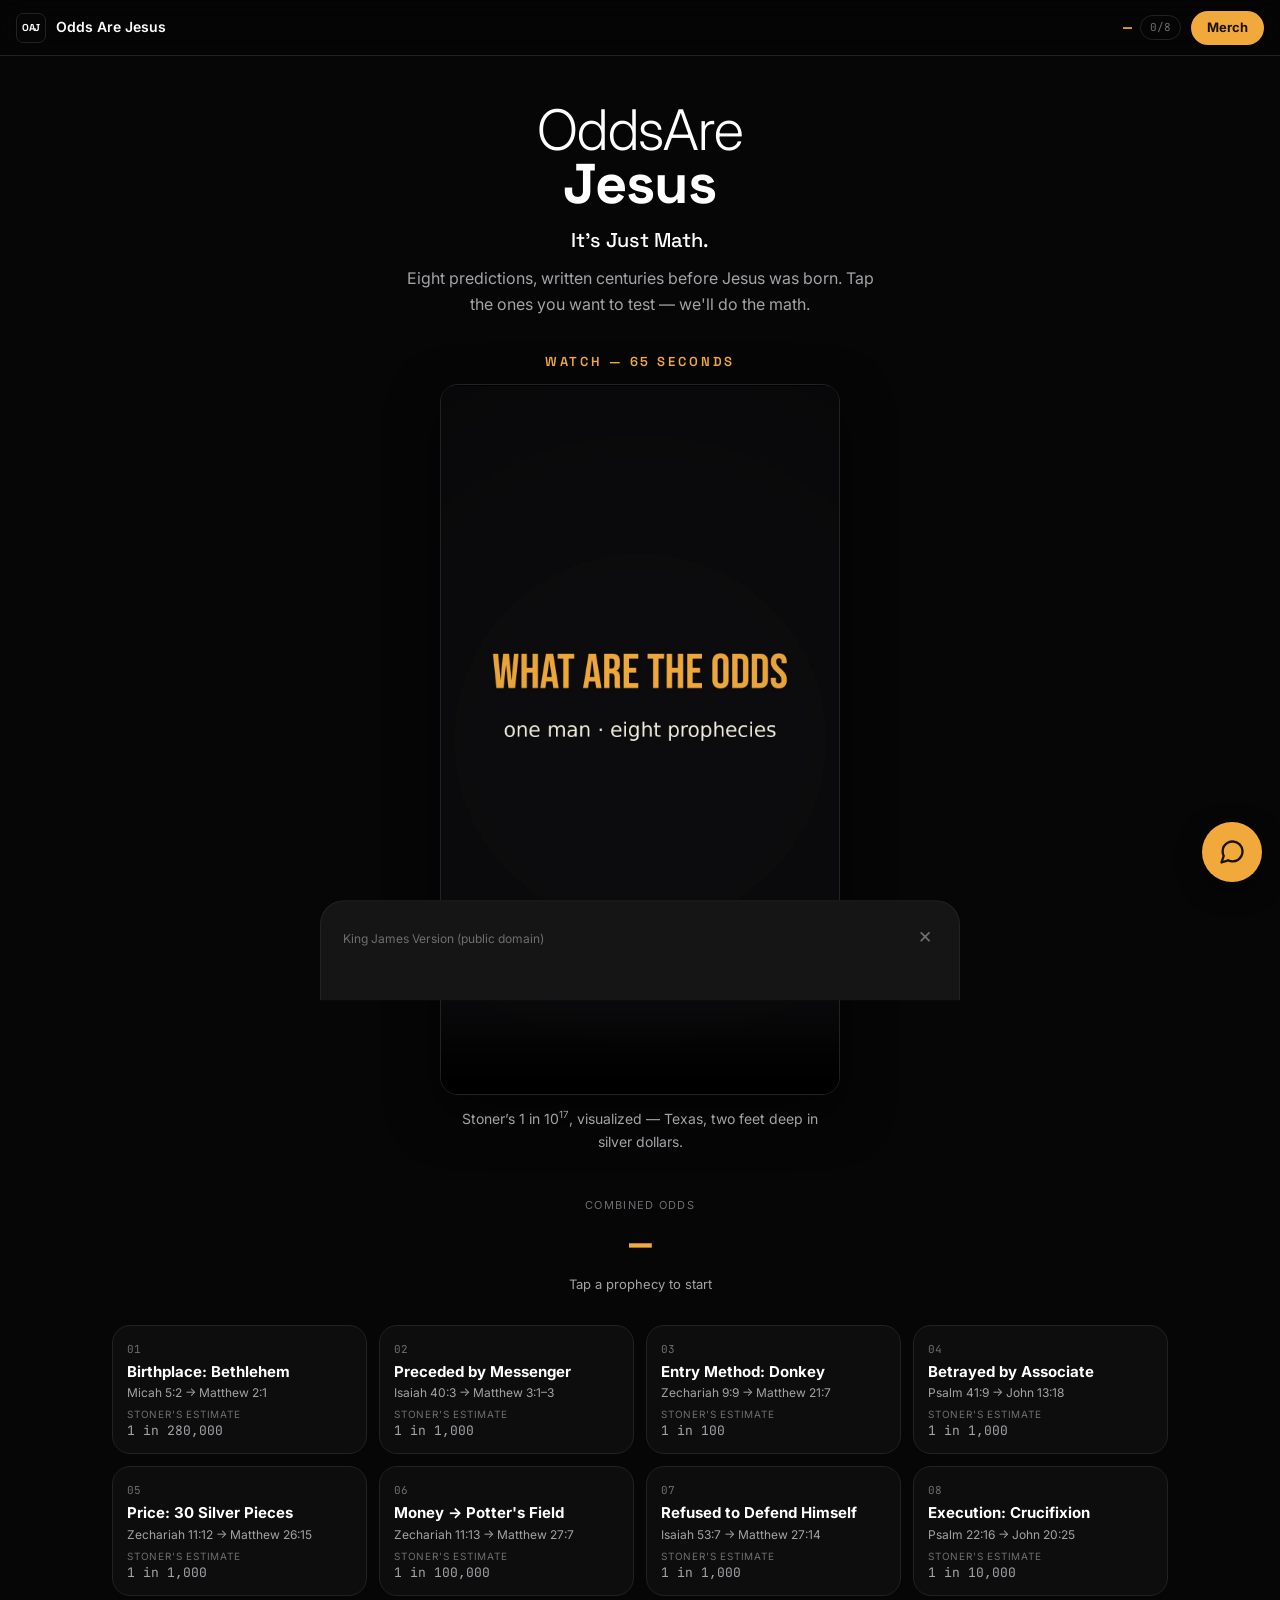
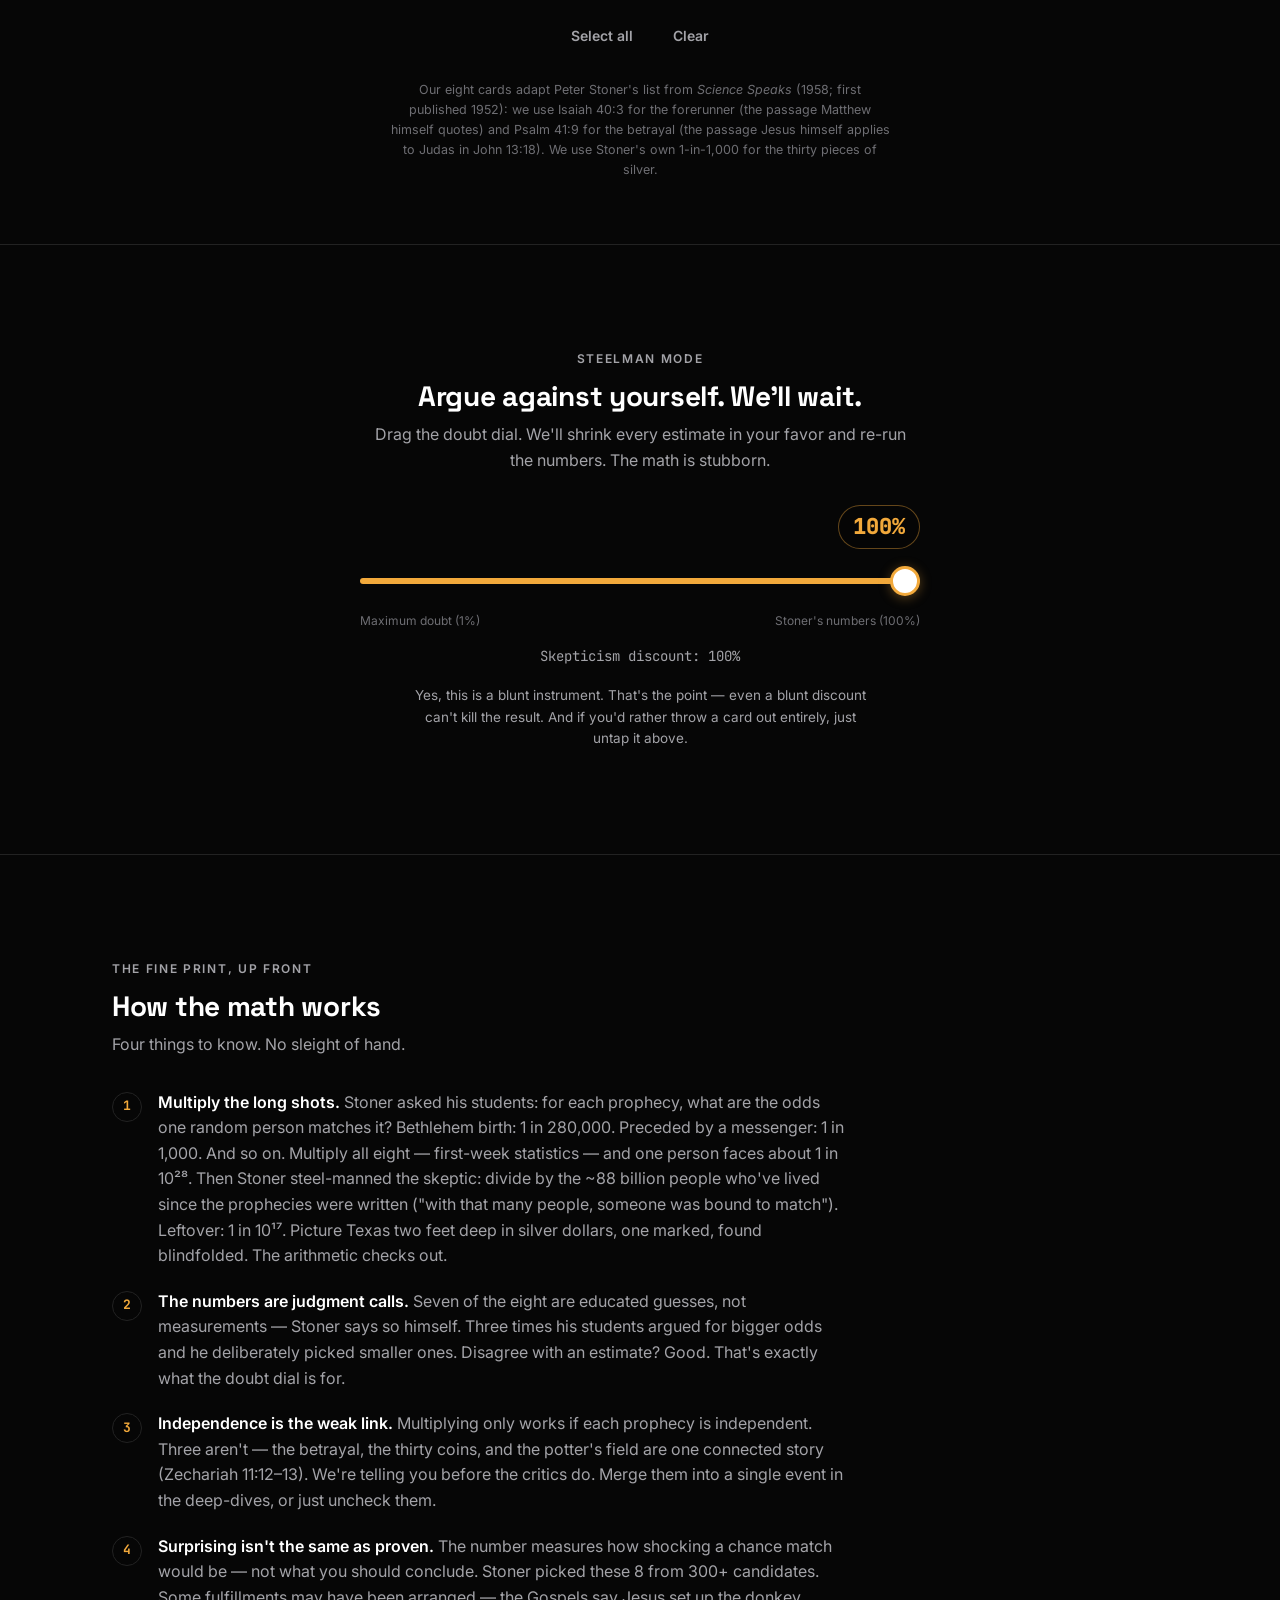
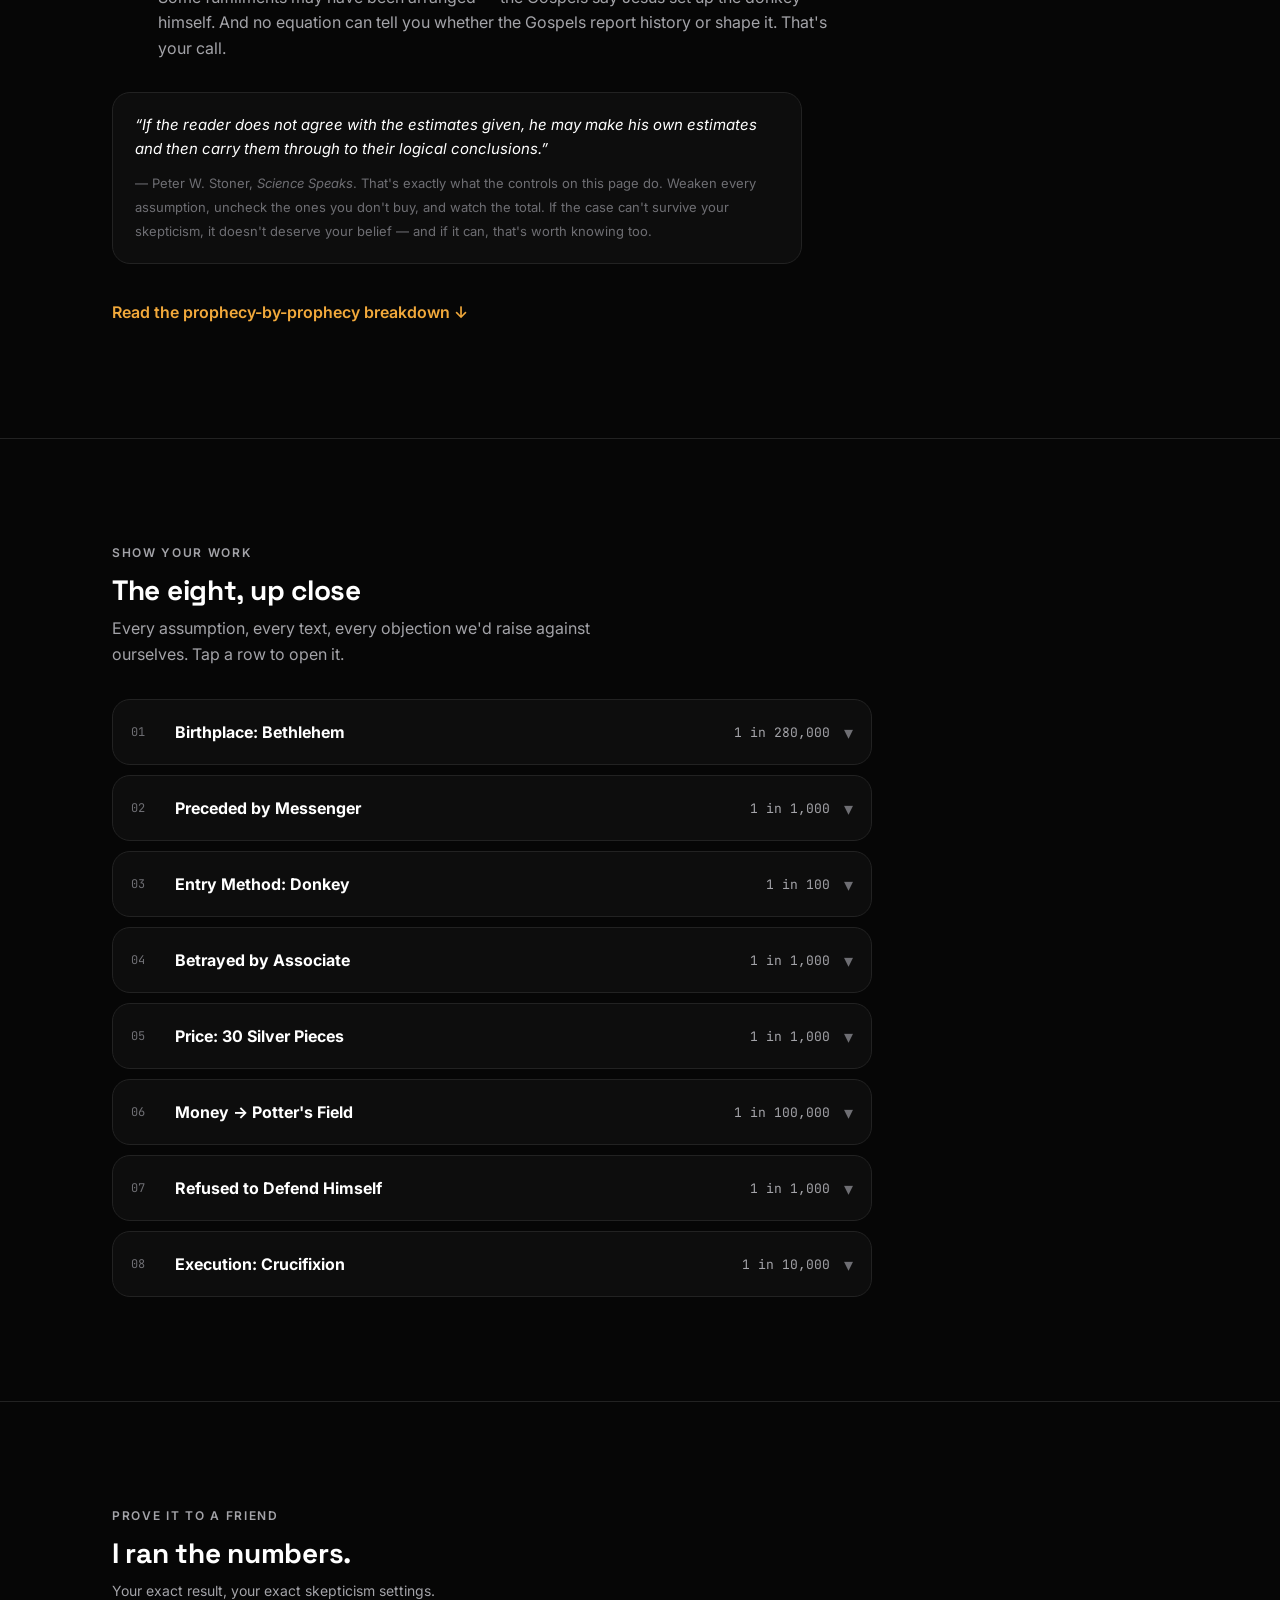
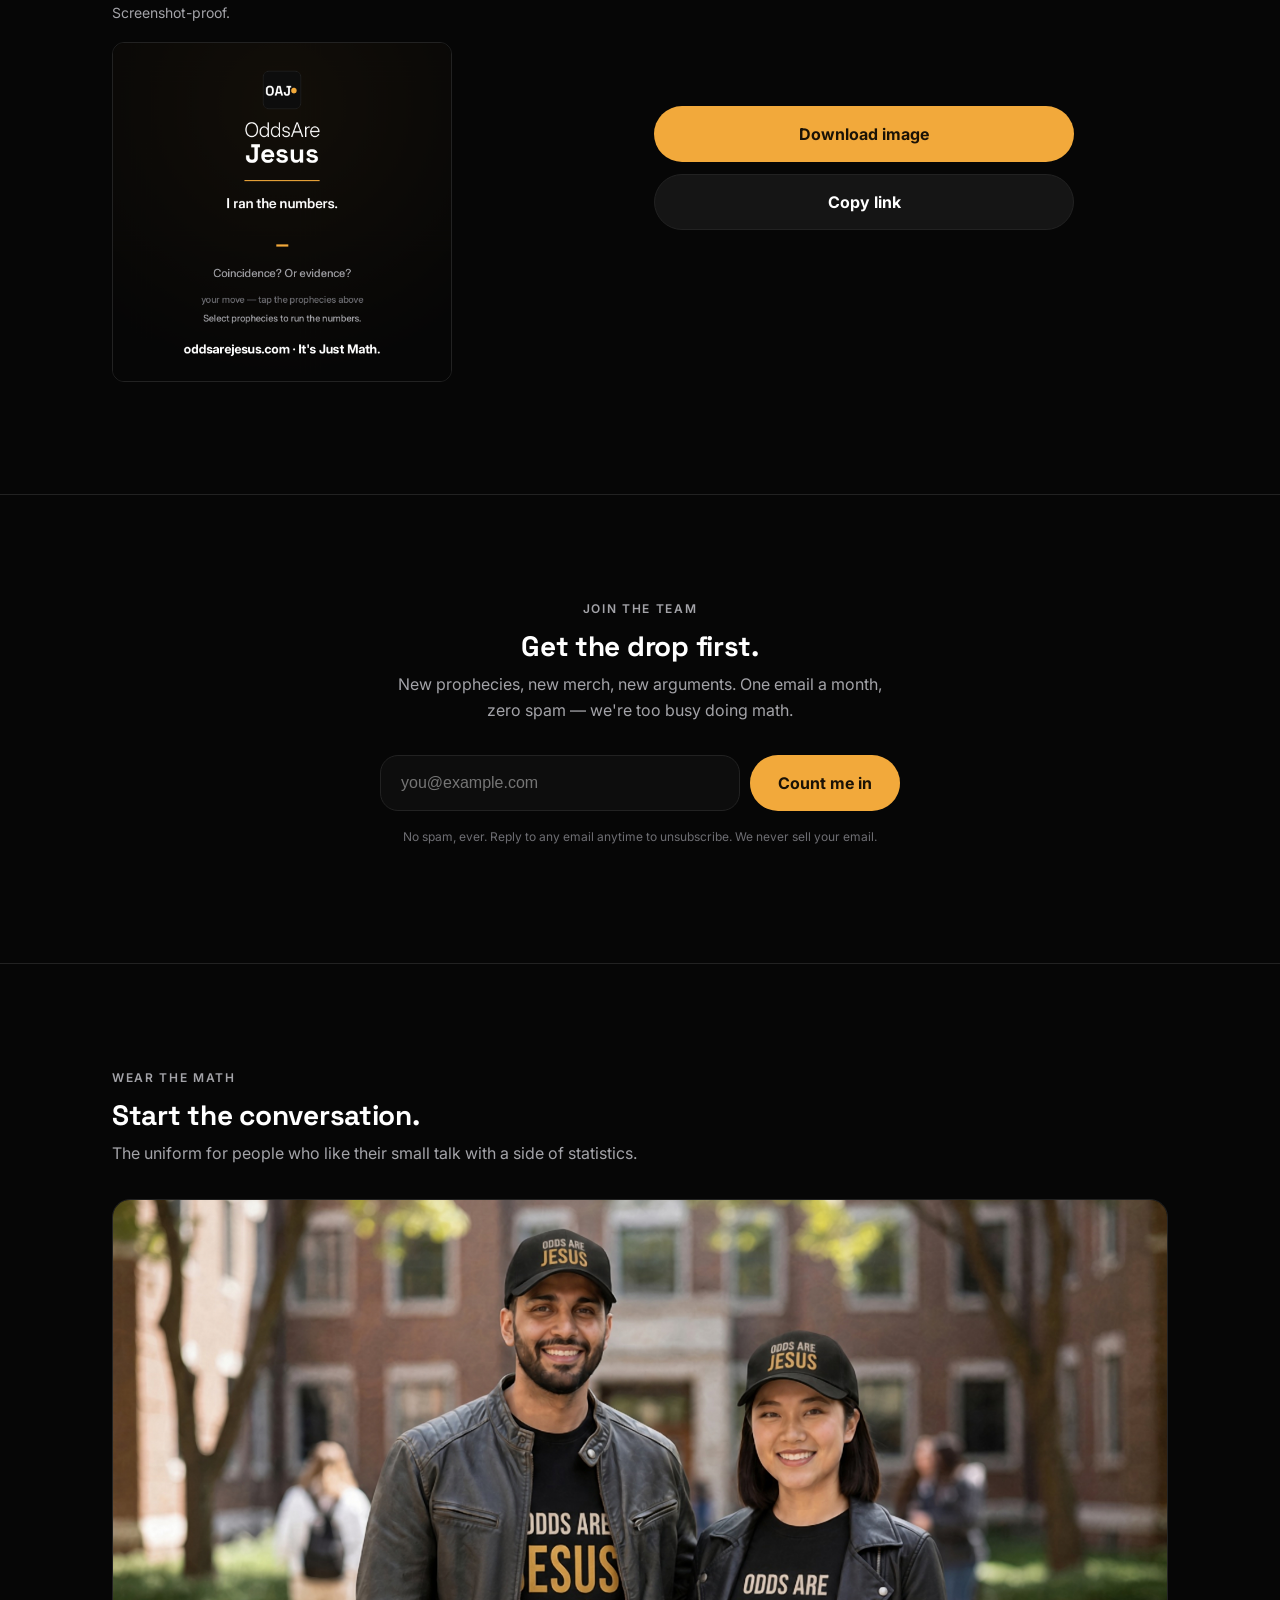
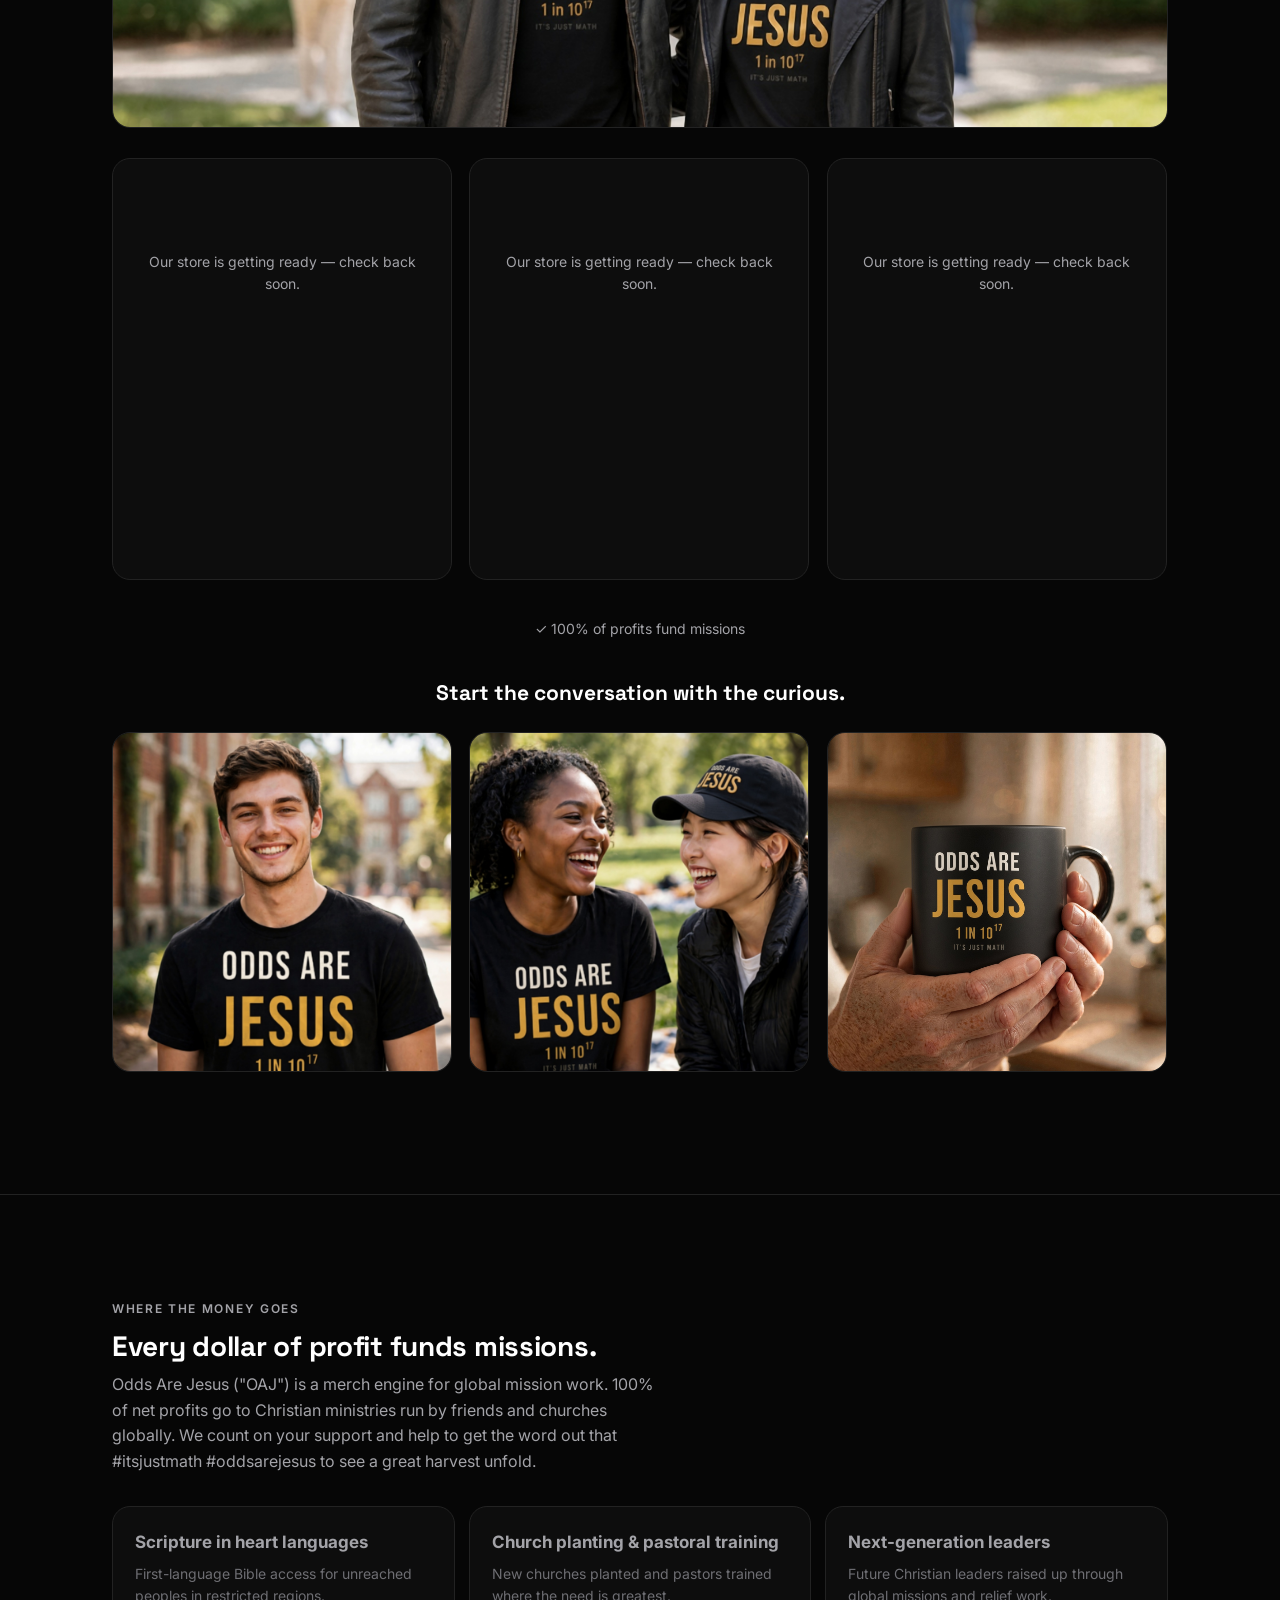
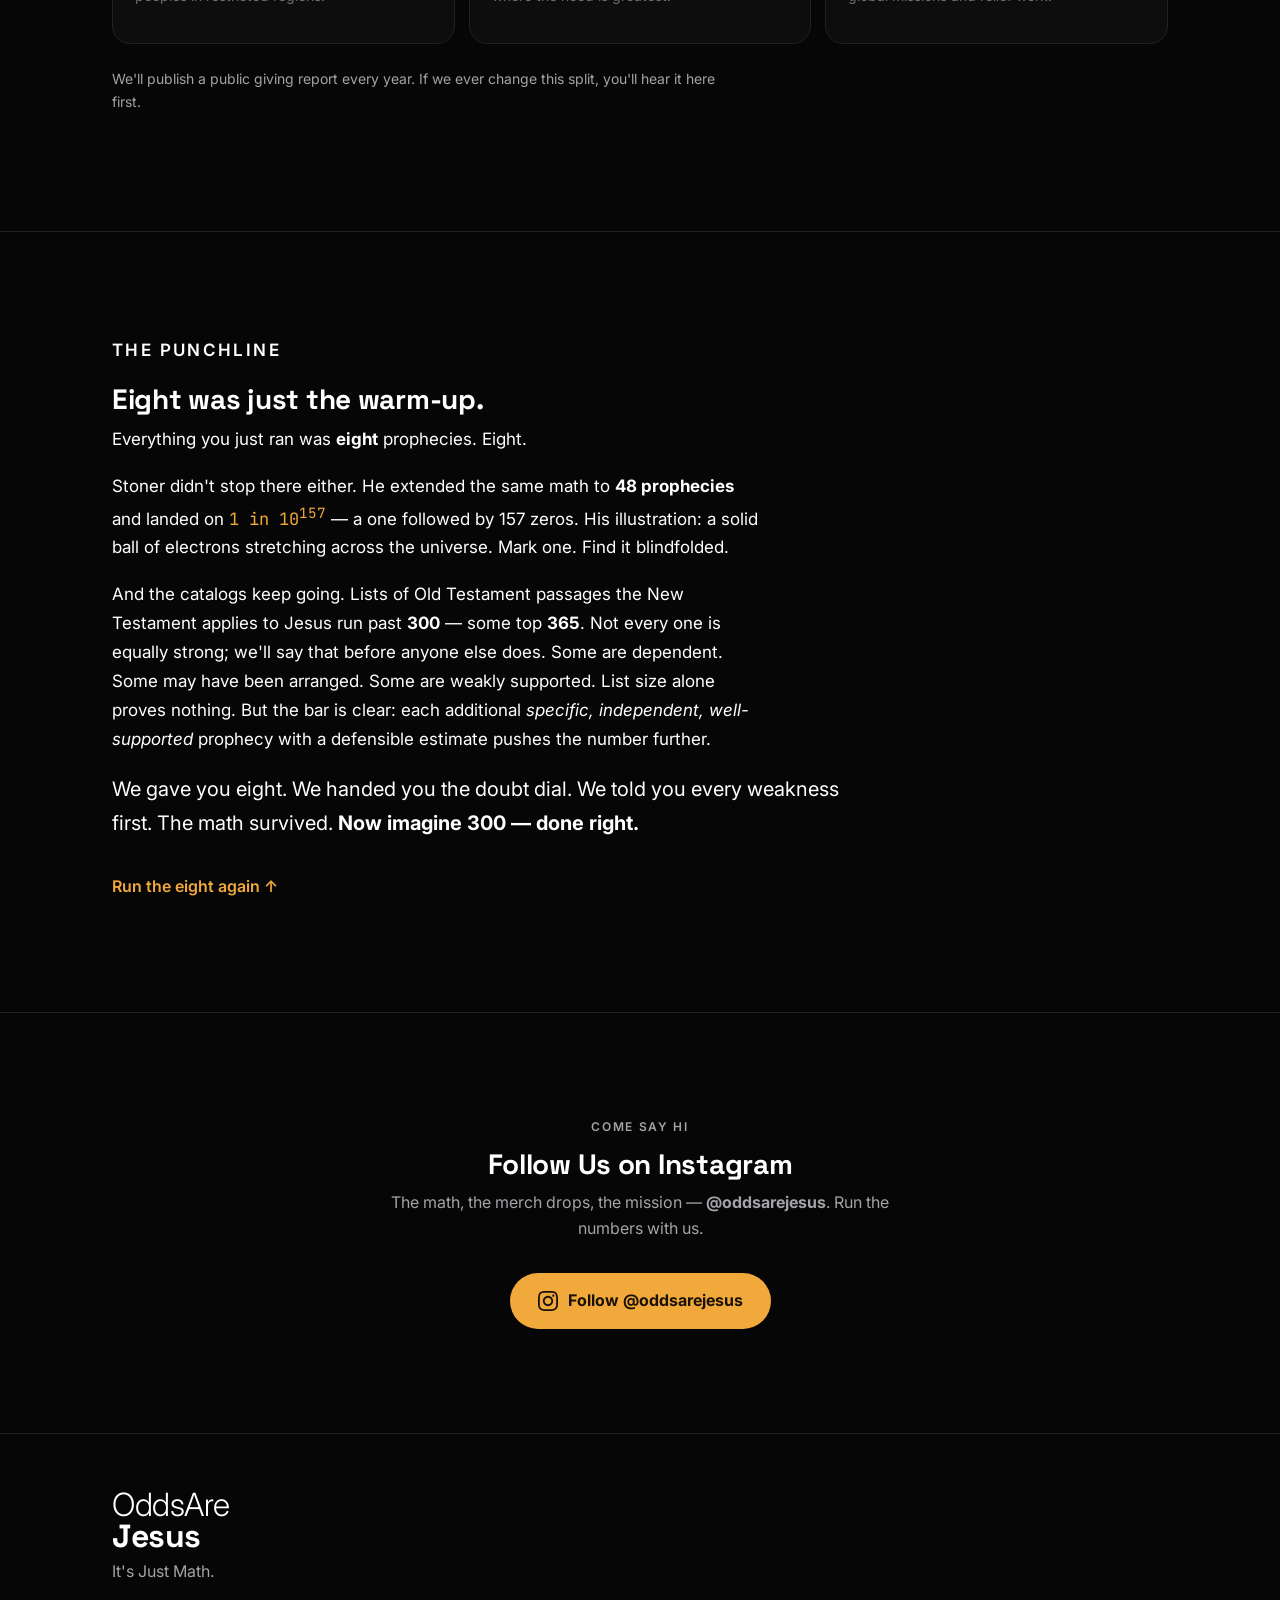
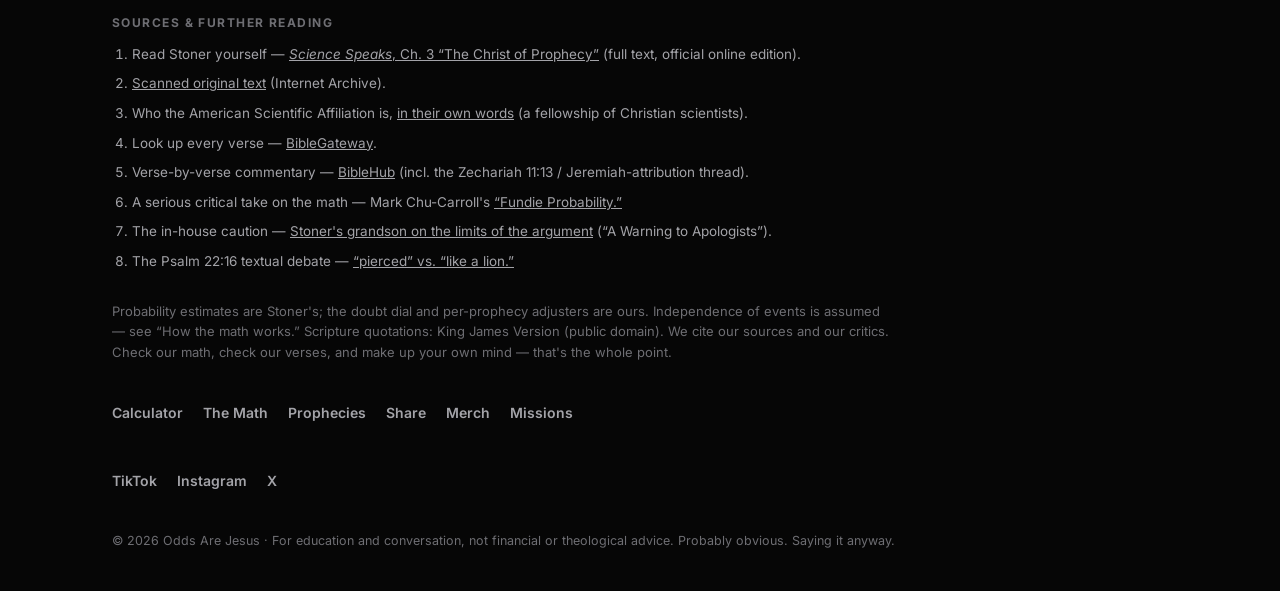
<file: index.html>
<!DOCTYPE html>
<html lang="en">
<head>
<meta charset="UTF-8">
<meta name="viewport" content="width=device-width, initial-scale=1.0, viewport-fit=cover">
<title>OddsAreJesus | The Mathematics of Prophecy</title>
<meta name="description" content="Eight prophecies, written centuries before Jesus was born. Tap the ones you'll grant, drag the doubt dial, and watch the odds. It's just math.">
<meta name="keywords" content="prophecy probability, messianic prophecies, Peter Stoner, Science Speaks, odds are jesus, bible math, apologetics">
<meta name="author" content="Odds Are Jesus">
<meta name="robots" content="index, follow">
<link rel="canonical" href="https://oddsarejesus.com/">

<!-- Open Graph -->
<meta property="og:type" content="website">
<meta property="og:url" content="https://oddsarejesus.com/">
<meta property="og:title" content="OddsAreJesus | The Mathematics of Prophecy">
<meta property="og:description" content="Eight prophecies, written centuries before Jesus was born. Tap the ones you'll grant, drag the doubt dial, and watch the odds. It's just math.">
<meta property="og:image" content="https://oddsarejesus.com/og-image.png">
<meta property="og:image:width" content="1200">
<meta property="og:image:height" content="630">
<meta property="og:locale" content="en_US">
<meta property="og:site_name" content="Odds Are Jesus">

<!-- Twitter -->
<meta name="twitter:card" content="summary_large_image">
<meta name="twitter:creator" content="@oddsarejesus">
<meta name="twitter:title" content="OddsAreJesus | The Mathematics of Prophecy">
<meta name="twitter:description" content="Eight prophecies, written centuries before Jesus was born. Tap the ones you'll grant, drag the doubt dial, and watch the odds. It's just math.">
<meta name="twitter:image" content="https://oddsarejesus.com/og-image.png">

<meta name="theme-color" content="#060606">
<link rel="icon" href="data:image/svg+xml,%3Csvg%20xmlns='http://www.w3.org/2000/svg'%20viewBox='0%200%2064%2064'%3E%3Crect%20width='64'%20height='64'%20rx='12'%20fill='%23060606'%20stroke='%23222222'%20stroke-width='2'/%3E%3Ctext%20x='32'%20y='42'%20font-family='Arial,sans-serif'%20font-weight='bold'%20font-size='22'%20fill='white'%20text-anchor='middle'%20letter-spacing='-1'%3EOAJ%3C/text%3E%3C/svg%3E">
<link rel="apple-touch-icon" href="data:image/svg+xml,%3Csvg%20xmlns='http://www.w3.org/2000/svg'%20viewBox='0%200%2064%2064'%3E%3Crect%20width='64'%20height='64'%20rx='12'%20fill='%23060606'%20stroke='%23222222'%20stroke-width='2'/%3E%3Ctext%20x='32'%20y='42'%20font-family='Arial,sans-serif'%20font-weight='bold'%20font-size='22'%20fill='white'%20text-anchor='middle'%20letter-spacing='-1'%3EOAJ%3C/text%3E%3C/svg%3E">
<meta name="apple-mobile-web-app-capable" content="yes">
<meta name="apple-mobile-web-app-status-bar-style" content="black-translucent">

<link rel="preconnect" href="https://fonts.googleapis.com">
<link rel="preconnect" href="https://fonts.gstatic.com" crossorigin>
<link href="https://fonts.googleapis.com/css2?family=Space+Grotesk:wght@500;700&family=Inter:wght@300;400;500;600;700&family=JetBrains+Mono:wght@500;700&display=swap" rel="stylesheet">
<link rel="stylesheet" href="styles.css?v=20260928a">

<script type="application/ld+json">
{
  "@context": "https://schema.org",
  "@type": "WebApplication",
  "name": "Odds Are Jesus",
  "applicationCategory": "EducationalApplication",
  "operatingSystem": "Web",
  "url": "https://oddsarejesus.com/",
  "description": "An interactive calculator exploring the probability estimates behind eight messianic prophecies, adapted from Peter Stoner's Science Speaks. Adjust the skepticism yourself and see what survives."
}
</script>

<!-- Analytics hooks (Plausible) — enable at launch
<script defer data-domain="oddsarejesus.com" src="https://plausible.io/js/script.js"></script>
-->
</head>
<body id="top">

<header class="topbar">
  <a class="brand" href="#top" aria-label="Odds Are Jesus — home">
    <span class="brand-mark" aria-hidden="true">OAJ</span>
    <span>Odds Are Jesus</span>
  </a>
  <div class="bar-actions">
  <div class="bar-readout">
    <span class="bar-odds" id="barOdds" aria-live="polite">—</span>
    <span class="count-chip" id="barCount">0/8</span>
  </div>
  <a class="bar-merch" href="#merch">Merch</a>
  </div>
</header>

<main>
  <!-- (a) HERO + CALCULATOR -->
  <section class="hero" id="calculator" aria-label="Prophecy probability calculator">
    <div class="wrap">
      <h1 class="wordmark">
        <span class="wm-light">OddsAre</span>
        <span class="wm-heavy">Jesus</span>
      </h1>
      <p class="tagline">It's Just Math.</p>
      <p class="premise">Eight predictions, written centuries before Jesus was born. Tap the ones you want to test — we'll do the math.</p>

      <div class="video-block">
        <p class="video-kicker">Watch &mdash; 65 seconds</p>
        <video class="coin-video" controls playsinline preload="metadata" poster="texas-coin-poster.jpg" aria-label="The Texas Coin: a 65-second visualization of Stoner's 1 in 10 to the 17th probability">
          <source src="the-texas-coin-v2.mp4" type="video/mp4">
        </video>
        <script>
        (function () {
          // iPhones/iPads can't stream plain MP4s reliably here, so hand them
          // Apple's HLS stream instead. Everywhere else keeps the MP4.
          var v = document.querySelector('.coin-video');
          if (!v) return;
          var ua = navigator.userAgent || '';
          var isIOS = /iPhone|iPad|iPod/.test(ua) ||
            (navigator.platform === 'MacIntel' && navigator.maxTouchPoints > 1);
          if (isIOS) v.src = 'texas-coin.m3u8';
        })();
        </script>
        <p class="video-cap">Stoner&rsquo;s 1 in 10<sup>17</sup>, visualized &mdash; Texas, two feet deep in silver dollars.</p>
      </div>

      <div class="readout-block">
        <div class="readout-label" id="readoutLabel">Combined odds</div>
        <div class="big-odds" id="bigOdds" aria-live="polite">—</div>
        <div class="word-anchor" id="wordAnchor"></div>
        <div class="math-steps" id="stepsLine"></div>
      </div>

      <div class="grid" id="grid" role="group" aria-label="Select prophecies to include"></div>
      <div class="grid-actions">
        <button class="textbtn" id="selectAll" type="button">Select all</button>
        <button class="textbtn" id="clearAll" type="button">Clear</button>
      </div>
      <p class="adapted-note">Our eight cards adapt Peter Stoner's list from <em>Science Speaks</em> (1958; first published 1952): we use Isaiah 40:3 for the forerunner (the passage Matthew himself quotes) and Psalm 41:9 for the betrayal (the passage Jesus himself applies to Judas in John 13:18). We use Stoner's own 1-in-1,000 for the thirty pieces of silver.</p>
    </div>
  </section>

  <!-- (b) SKEPTICISM SLIDER -->
  <section class="section steel" id="steelman" aria-label="Skepticism slider">
    <div class="wrap">
      <p class="kicker">Steelman mode</p>
      <h2 class="section-title">Argue against yourself. We'll wait.</h2>
      <p class="section-sub">Drag the doubt dial. We'll shrink every estimate in your favor and re-run the numbers. The math is stubborn.</p>
      <div class="slider-wrap">
        <div class="slider-bubble" id="doubtBubble" aria-hidden="true">100%</div>
        <input type="range" class="doubt" id="doubt" min="1" max="100" step="1" value="100" aria-label="Skepticism discount percent">
        <div class="slider-labels"><span>Maximum doubt (1%)</span><span>Stoner's numbers (100%)</span></div>
      </div>
      <p class="mono" id="doubtLabel" style="color:var(--muted);font-size:14px;margin-top:14px">Skepticism discount: 100%</p>
      <p class="slider-micro">Yes, this is a blunt instrument. That's the point — even a blunt discount can't kill the result. And if you'd rather throw a card out entirely, just untap it above.</p>
    </div>
  </section>

  <!-- (c) HOW THE MATH WORKS -->
  <section class="section" id="math" aria-label="How the math works">
    <div class="wrap">
      <p class="kicker">The fine print, up front</p>
      <h2 class="section-title">How the math works</h2>
      <p class="section-sub">Four things to know. No sleight of hand.</p>
      <ol class="mathrows">
        <li>
          <span class="n" aria-hidden="true">1</span>
          <p><strong>Multiply the long shots.</strong> Stoner asked his students: for each prophecy, what are the odds one random person matches it? Bethlehem birth: 1 in 280,000. Preceded by a messenger: 1 in 1,000. And so on. Multiply all eight — first-week statistics — and one person faces about 1 in 10²⁸. Then Stoner steel-manned the skeptic: divide by the ~88 billion people who've lived since the prophecies were written ("with that many people, someone was bound to match"). Leftover: 1 in 10¹⁷. Picture Texas two feet deep in silver dollars, one marked, found blindfolded. The arithmetic checks out.</p>
        </li>
        <li>
          <span class="n" aria-hidden="true">2</span>
          <p><strong>The numbers are judgment calls.</strong> Seven of the eight are educated guesses, not measurements — Stoner says so himself. Three times his students argued for bigger odds and he deliberately picked smaller ones. Disagree with an estimate? Good. That's exactly what the doubt dial is for.</p>
        </li>
        <li>
          <span class="n" aria-hidden="true">3</span>
          <p><strong>Independence is the weak link.</strong> Multiplying only works if each prophecy is independent. Three aren't — the betrayal, the thirty coins, and the potter's field are one connected story (Zechariah 11:12–13). We're telling you before the critics do. Merge them into a single event in the deep-dives, or just uncheck them.</p>
        </li>
        <li>
          <span class="n" aria-hidden="true">4</span>
          <p><strong>Surprising isn't the same as proven.</strong> The number measures how shocking a chance match would be — not what you should conclude. Stoner picked these 8 from 300+ candidates. Some fulfillments may have been arranged — the Gospels say Jesus set up the donkey himself. And no equation can tell you whether the Gospels report history or shape it. That's your call.</p>
        </li>
      </ol>
      <div class="stoner-quote">
        <blockquote>“If the reader does not agree with the estimates given, he may make his own estimates and then carry them through to their logical conclusions.”</blockquote>
        <cite>— Peter W. Stoner, <em>Science Speaks</em>. That's exactly what the controls on this page do. Weaken every assumption, uncheck the ones you don't buy, and watch the total. If the case can't survive your skepticism, it doesn't deserve your belief — and if it can, that's worth knowing too.</cite>
      </div>
      <a class="nextlink" href="#prophecies">Read the prophecy-by-prophecy breakdown ↓</a>
    </div>
  </section>

  <!-- (d) PROPHECY DEEP-DIVES -->
  <section class="section" id="prophecies" aria-label="Prophecy deep dives">
    <div class="wrap">
      <p class="kicker">Show your work</p>
      <h2 class="section-title">The eight, up close</h2>
      <p class="section-sub">Every assumption, every text, every objection we'd raise against ourselves. Tap a row to open it.</p>
      <div class="accordion" id="accordion"></div>
    </div>
  </section>

  <!-- (e) SHARE -->
  <section class="section" id="share" aria-label="Share your result">
    <div class="wrap">
      <p class="kicker">Prove it to a friend</p>
      <h2 class="section-title">I ran the numbers.</h2>
      <div class="sharegrid">
        <div>
          <p class="share-preview-note">Your exact result, your exact skepticism settings. Screenshot-proof.</p>
          <canvas class="sharecard" id="sharePreview" width="540" height="540" aria-label="Shareable result card preview"></canvas>
        </div>
        <div class="share-btns">
          <button class="btn btn-primary" id="dlBtn" type="button">Download image</button>
          <button class="btn btn-secondary" id="copyBtn" type="button">Copy link</button>
          <button class="btn btn-secondary" id="nativeShare" type="button" hidden>Share…</button>
          <div class="copied-note" id="copiedNote" aria-live="polite"></div>
        </div>
      </div>
    </div>
  </section>

  <!-- (f) JOIN THE TEAM -->
  <section class="section" id="join" aria-label="Join the team">
    <div class="wrap">
      <div class="joinbox">
        <p class="kicker">Join the team</p>
        <h2 class="section-title">Get the drop first.</h2>
        <p class="section-sub">New prophecies, new merch, new arguments. One email a month, zero spam — we're too busy doing math.</p>
        <form id="joinForm" hidden novalidate>
          <div style="display:flex;gap:10px;flex-wrap:wrap;justify-content:center">
            <label class="sr-only" for="email" style="position:absolute;left:-9999px">Email address</label>
            <input id="email" name="email" type="email" required autocomplete="email" placeholder="you@example.com"
                   style="flex:1 1 220px;min-height:56px;border-radius:18px;border:1px solid var(--line);background:var(--panel);color:var(--paper);padding:0 20px;font-size:16px">
            <input type="text" name="website" tabindex="-1" autocomplete="off" style="position:absolute;left:-9999px" aria-hidden="true">
            <button class="btn btn-primary" type="submit">Count me in</button>
          </div>
        </form>
        <div id="joinSoon" hidden>
          <span class="soon-chip">📬 Email capture launches with the site — check back soon.</span>
          <p class="privacy">We're not collecting addresses until the real list is live. No fake forms here.</p>
        </div>
        <p class="privacy">No spam, ever. Reply to any email anytime to unsubscribe. We never sell your email.</p>
      </div>
    </div>
  </section>

  <!-- (g) MERCH -->
  <section class="section" id="merch" aria-label="Merch">
    <div class="wrap">
      <p class="kicker">Wear the math</p>
      <h2 class="section-title">Start the conversation.</h2>
      <p class="section-sub">The uniform for people who like their small talk with a side of statistics.</p>
      <div class="banner-img">
        <img src="merch-lifestyle.png" alt="Two people wearing Odds Are Jesus caps and a tee" loading="lazy" decoding="async">
      </div>
      <div class="carousel" role="list">
        <div class="mcard" role="listitem">
          <div id="buybtn-tee" class="buybtn" aria-live="polite"></div>
        </div>
        <div class="mcard" role="listitem">
          <div id="buybtn-cap" class="buybtn" aria-live="polite"></div>
        </div>
        <div class="mcard" role="listitem">
          <div id="buybtn-mug" class="buybtn" aria-live="polite"></div>
        </div>
      </div>
      <p class="ship-strip"><span>&#10003; 100% of profits fund missions</span></p>
      <div class="lifestyle">
        <p class="lifestyle-title">Start the conversation with the curious.</p>
        <div class="carousel" role="list">
          <div class="mcard" role="listitem">
            <div class="imgwrap"><img src="merch-life-tee.png" alt="Young man wearing the Odds Are Jesus tee on a college campus" loading="lazy" decoding="async"></div>
          </div>
          <div class="mcard" role="listitem">
            <div class="imgwrap"><img src="merch-life-women.png" alt="Two young women laughing, wearing the Odds Are Jesus tee and cap" loading="lazy" decoding="async"></div>
          </div>
          <div class="mcard" role="listitem">
            <div class="imgwrap"><img src="merch-life-mug.png" alt="Hands holding the black and gold Odds Are Jesus mug in morning light" loading="lazy" decoding="async"></div>
          </div>
        </div>
      </div>
    </div>
  </section>

  <!-- (h) MISSION FUNDING -->
  <section class="section" id="missions" aria-label="Mission funding">
    <div class="wrap">
      <p class="kicker">Where the money goes</p>
      <h2 class="section-title">Every dollar of profit funds missions.</h2>
      <p class="section-sub">Odds Are Jesus ("OAJ") is a merch engine for global mission work. 100% of net profits go to Christian ministries run by friends and churches globally. We count on your support and help to get the word out that #itsjustmath #oddsarejesus to see a great harvest unfold.</p>
      <div class="partners">
        <div class="partner">
          <div class="pname">Scripture in heart languages</div>
          <div class="pfocus">First-language Bible access for unreached peoples in restricted regions.</div>
        </div>
        <div class="partner">
          <div class="pname">Church planting &amp; pastoral training</div>
          <div class="pfocus">New churches planted and pastors trained where the need is greatest.</div>
        </div>
        <div class="partner">
          <div class="pname">Next-generation leaders</div>
          <div class="pfocus">Future Christian leaders raised up through global missions and relief work.</div>
        </div>
      </div>
      <p class="pledge">We'll publish a public giving report every year. If we ever change this split, you'll hear it here first.</p>
    </div>
  </section>
  <!-- (i) THE PUNCHLINE -->
  <section class="section punch" id="punchline" aria-label="The punchline">
    <div class="wrap">
      <p class="kicker">The punchline</p>
      <h2 class="section-title">Eight was just the warm-up.</h2>
      <p>Everything you just ran was <strong>eight</strong> prophecies. Eight.</p>
      <p>Stoner didn't stop there either. He extended the same math to <strong>48 prophecies</strong> and landed on <span class="mono">1 in 10<sup>157</sup></span> — a one followed by 157 zeros. His illustration: a solid ball of electrons stretching across the universe. Mark one. Find it blindfolded.</p>
      <p>And the catalogs keep going. Lists of Old Testament passages the New Testament applies to Jesus run past <strong>300</strong> — some top <strong>365</strong>. Not every one is equally strong; we'll say that before anyone else does. Some are dependent. Some may have been arranged. Some are weakly supported. List size alone proves nothing. But the bar is clear: each additional <em>specific, independent, well-supported</em> prophecy with a defensible estimate pushes the number further.</p>
      <p class="punch-close">We gave you eight. We handed you the doubt dial. We told you every weakness first. The math survived. <strong>Now imagine 300 — done right.</strong></p>
      <a class="nextlink" href="#calculator">Run the eight again ↑</a>
    </div>
  </section>
  <section class="section follow" id="follow" aria-label="Follow us on Instagram">
    <div class="wrap">
      <p class="kicker">Come say hi</p>
      <h2 class="section-title">Follow Us on Instagram</h2>
      <p class="section-sub">The math, the merch drops, the mission — <strong>@oddsarejesus</strong>. Run the numbers with us.</p>
      <a class="btn btn-primary" href="https://www.instagram.com/oddsarejesus/?utm_source=website&amp;utm_medium=follow_band&amp;utm_campaign=launch" target="_blank" rel="noopener"><svg viewBox="0 0 24 24" aria-hidden="true"><path d="M12 2.163c3.204 0 3.584.012 4.85.07 3.252.148 4.771 1.691 4.919 4.919.058 1.265.069 1.645.069 4.849 0 3.205-.012 3.584-.069 4.849-.149 3.225-1.664 4.771-4.919 4.919-1.266.058-1.644.07-4.85.07-3.204 0-3.584-.012-4.849-.07-3.26-.149-4.771-1.699-4.919-4.92-.058-1.265-.07-1.644-.07-4.849 0-3.204.013-3.583.07-4.849.149-3.227 1.664-4.771 4.919-4.919 1.266-.057 1.645-.069 4.849-.069zm0-2.163c-3.259 0-3.667.014-4.947.072-4.358.2-6.78 2.618-6.98 6.98-.059 1.281-.073 1.689-.073 4.948 0 3.259.014 3.668.072 4.948.2 4.358 2.618 6.78 6.98 6.98 1.281.058 1.689.072 4.948.072 3.259 0 3.668-.014 4.948-.072 4.354-.2 6.782-2.618 6.979-6.98.059-1.28.073-1.689.073-4.948 0-3.259-.014-3.667-.072-4.947-.196-4.354-2.617-6.78-6.979-6.98-1.281-.059-1.69-.073-4.949-.073zm0 5.838c-3.403 0-6.162 2.759-6.162 6.162s2.759 6.163 6.162 6.163 6.162-2.759 6.162-6.163c0-3.403-2.759-6.162-6.162-6.162zm0 10.162c-2.209 0-4-1.79-4-4 0-2.209 1.791-4 4-4s4 1.791 4 4c0 2.21-1.791 4-4 4zm6.406-11.845c-.796 0-1.441.645-1.441 1.44s.645 1.44 1.441 1.44c.795 0 1.439-.645 1.439-1.44s-.644-1.44-1.439-1.44z"/></svg>Follow @oddsarejesus</a>
    </div>
  </section>
</main>

<!-- (i) FOOTER -->
<footer>
  <div class="wrap">
    <div class="foot-wordmark">
      <span class="wm-light">OddsAre</span>
      <span class="wm-heavy">Jesus</span>
    </div>
    <p class="foot-tag">It's Just Math.</p>

    <div class="sources">
      <h3>Sources &amp; further reading</h3>
      <ol>
        <li>Read Stoner yourself — <a href="http://sciencespeaks.dstoner.net/Christ_of_Prophecy.html" target="_blank" rel="noopener"><em>Science Speaks</em>, Ch. 3 “The Christ of Prophecy”</a> (full text, official online edition).</li>
        <li><a href="https://archive.org/stream/sciencespeakspeterw.stoner/SCIENCE%20SPEAKS-%20Peter%20W.%20Stoner_djvu.txt" target="_blank" rel="noopener">Scanned original text</a> (Internet Archive).</li>
        <li>Who the American Scientific Affiliation is, <a href="https://asa3.org/ASA/education/aboutasa/index.html" target="_blank" rel="noopener">in their own words</a> (a fellowship of Christian scientists).</li>
        <li>Look up every verse — <a href="https://www.biblegateway.com/" target="_blank" rel="noopener">BibleGateway</a>.</li>
        <li>Verse-by-verse commentary — <a href="http://biblehub.com/commentaries/zechariah/11-13.htm" target="_blank" rel="noopener">BibleHub</a> (incl. the Zechariah 11:13 / Jeremiah-attribution thread).</li>
        <li>A serious critical take on the math — Mark Chu-Carroll's <a href="http://www.goodmath.org/blog/2006/06/24/fundie-probability-even-worse-math-than-swinburne/" target="_blank" rel="noopener">“Fundie Probability.”</a></li>
        <li>The in-house caution — <a href="http://sciencespeaks.dstoner.net/" target="_blank" rel="noopener">Stoner's grandson on the limits of the argument</a> (“A Warning to Apologists”).</li>
        <li>The Psalm 22:16 textual debate — <a href="https://en.wikipedia.org/wiki/They_have_pierced_my_hands_and_my_feet" target="_blank" rel="noopener">“pierced” vs. “like a lion.”</a></li>
      </ol>
    </div>
    <p class="foot-note">Probability estimates are Stoner's; the doubt dial and per-prophecy adjusters are ours. Independence of events is assumed — see “How the math works.” Scripture quotations: King James Version (public domain). We cite our sources and our critics. Check our math, check our verses, and make up your own mind — that's the whole point.</p>

    <nav class="footnav" aria-label="Footer">
      <a href="#calculator">Calculator</a>
      <a href="#math">The Math</a>
      <a href="#prophecies">Prophecies</a>
      <a href="#share">Share</a>
      <a href="#merch">Merch</a>
      <a href="#missions">Missions</a>
    </nav>
    <div class="socials">
      <a href="https://tiktok.com/@oddsarejesus" target="_blank" rel="noopener">TikTok</a>
      <a href="https://instagram.com/oddsarejesus" target="_blank" rel="noopener">Instagram</a>
      <a href="https://x.com/oddsarejesus" target="_blank" rel="noopener">X</a>
    </div>
    <p class="legal">© 2026 Odds Are Jesus · For education and conversation, not financial or theological advice. Probably obvious. Saying it anyway.</p>
  </div>
</footer>

<!-- milestone toast -->
<div class="toast" id="toast" role="status" aria-live="polite">
  <button class="tx" id="toastClose" aria-label="Dismiss">×</button>
  <div class="tt"><span class="coin">🪙</span> Texas scale.</div>
  <p>You're at <strong class="mono" id="toastNum"></strong> — like finding one marked coin in silver dollars covering Texas two feet deep. Blindfolded.</p>
</div>

<!-- scripture sheet -->
<div class="sheet-overlay" id="sheetOverlay"></div>
<div class="sheet" id="sheet" role="dialog" aria-modal="true" aria-labelledby="sheetTitle">
  <button class="sheet-close" id="sheetClose" aria-label="Close">×</button>
  <h3 id="sheetTitle"></h3>
  <div class="ver">King James Version (public domain)</div>
  <div id="sheetBody"></div>
</div>

<!-- chat friend -->
<button id="chatFab" class="chat-fab" aria-label="Chat with Chance, your faith-based mathematician and statistician" aria-expanded="false">
  <svg viewBox="0 0 24 24" fill="none" stroke="#1a1206" stroke-width="2" stroke-linecap="round" stroke-linejoin="round" aria-hidden="true"><path d="M21 11.5a8.38 8.38 0 0 1-.9 3.8 8.5 8.5 0 0 1-7.6 4.7 8.38 8.38 0 0 1-3.8-.9L3 21l1.9-5.7a8.38 8.38 0 0 1-.9-3.8 8.5 8.5 0 0 1 4.7-7.6 8.38 8.38 0 0 1 3.8-.9h.5a8.48 8.48 0 0 1 8 8v.5z"/></svg>
</button>
<div id="chatPanel" class="chat-panel" role="dialog" aria-label="Chat with Chance" hidden>
  <div class="chat-head">
    <span class="chat-avatar" aria-hidden="true">C</span>
    <div><strong>Chance</strong><span class="sub">Faith-based mathematician &amp; statistician</span></div>
    <button id="chatClose" class="chat-close" aria-label="Close chat">&times;</button>
  </div>
  <div id="chatLog" class="chat-log" aria-live="polite"></div>
  <div class="chat-chips" id="chatChips"></div>
  <form id="chatForm" class="chat-form">
    <input id="chatInput" type="text" placeholder="Ask anything&hellip;" autocomplete="off" maxlength="300" aria-label="Type your question">
    <button type="submit" aria-label="Send">&rarr;</button>
  </form>
</div>

<script src="data.js?v=20260928a"></script>
<script src="app.js?v=20260928a"></script>
<script src="shop.js?v=20260928a"></script>
<script src="chat.js?v=20260928a"></script>
</body>
</html>
</file>
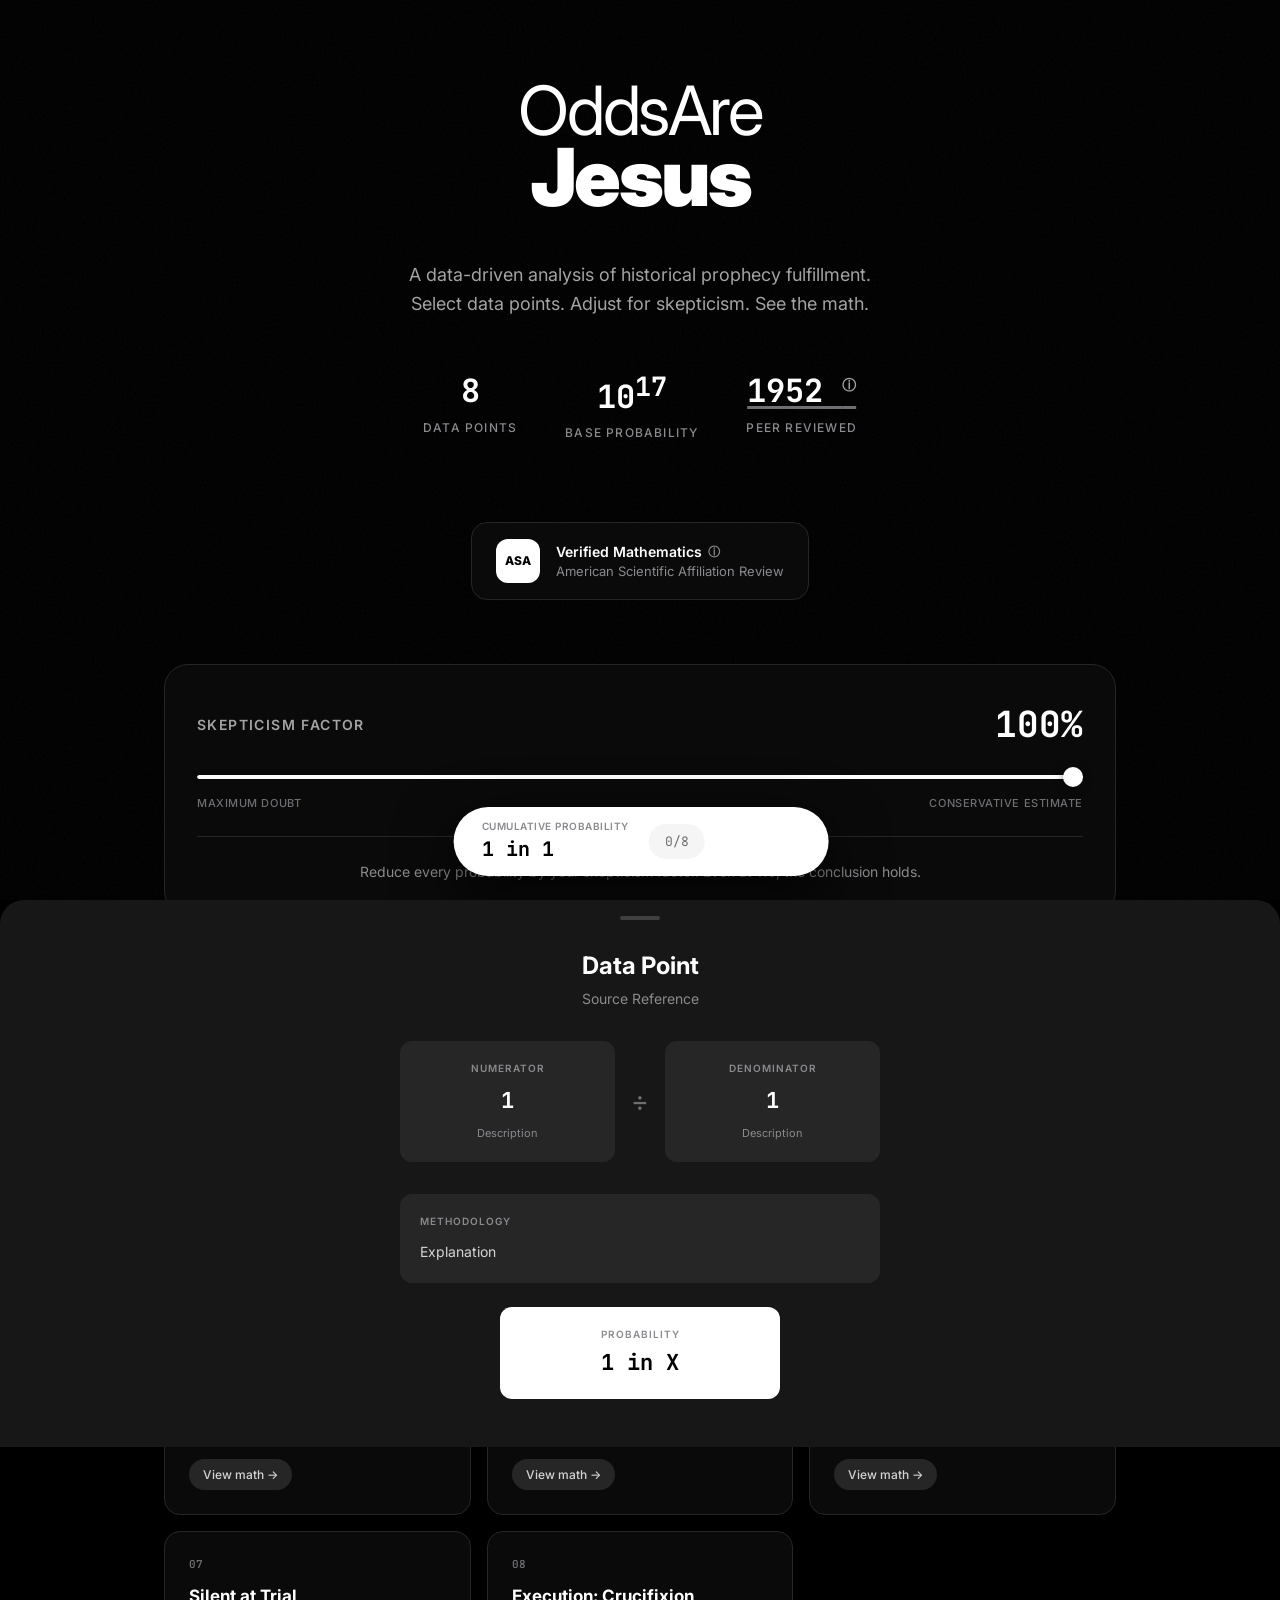
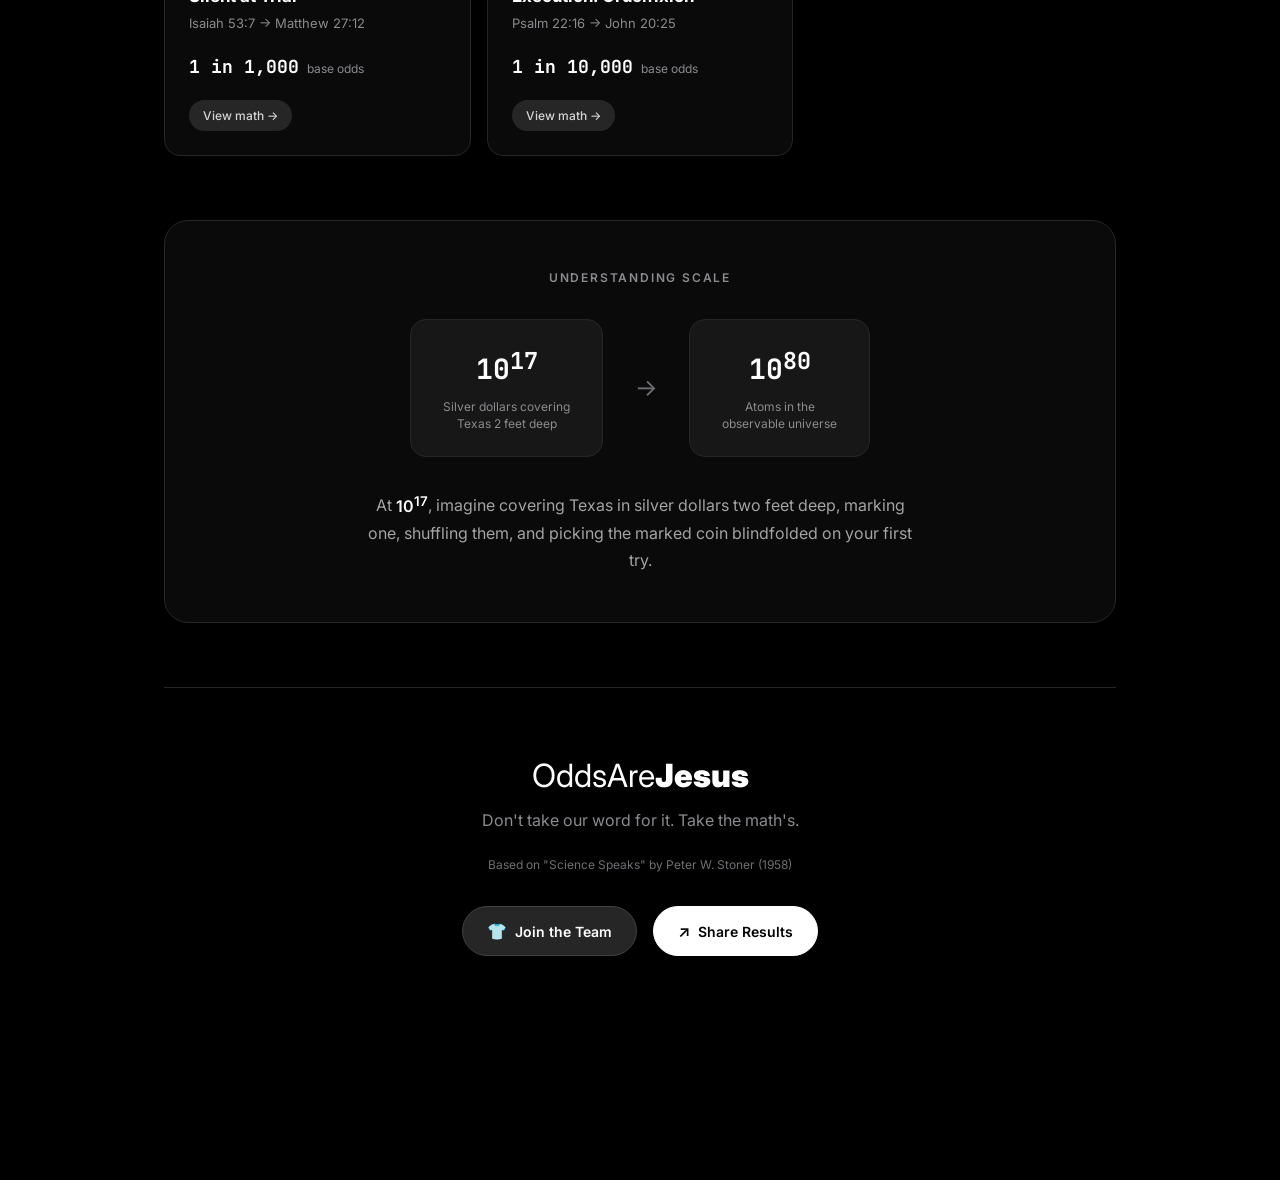
<file: index (1).html>
<!DOCTYPE html>
<html lang="en">
<head>
    <meta charset="UTF-8">
    <meta name="viewport" content="width=device-width, initial-scale=1.0">
    
    <!-- Primary Meta Tags -->
    <title>OddsAreJesus | The Mathematics of Prophecy</title>
    <meta name="title" content="OddsAreJesus | The Mathematics of Prophecy">
    <meta name="description" content="A data-driven probability calculator analyzing historical prophecy fulfillment. Select data points. Adjust for skepticism. See the math. Peer-reviewed by the American Scientific Affiliation.">
    <meta name="keywords" content="probability, prophecy, mathematics, statistics, historical analysis, peer reviewed, science">
    <meta name="author" content="OddsAreJesus">
    <meta name="robots" content="index, follow">
    <link rel="canonical" href="https://oddsarejesus.com/">
    
    <!-- Open Graph / Facebook -->
    <meta property="og:type" content="website">
    <meta property="og:url" content="https://oddsarejesus.com/">
    <meta property="og:title" content="OddsAreJesus | The Mathematics of Prophecy">
    <meta property="og:description" content="What are the odds one person fulfilled 8 ancient prophecies by chance? 1 in 10¹⁷. Adjust the skepticism yourself—the math still holds.">
    <meta property="og:image" content="https://oddsarejesus.com/og-image.png">
    <meta property="og:image:width" content="1200">
    <meta property="og:image:height" content="630">
    <meta property="og:locale" content="en_US">
    <meta property="og:site_name" content="OddsAreJesus">
    
    <!-- Twitter -->
    <meta name="twitter:card" content="summary_large_image">
    <meta name="twitter:url" content="https://oddsarejesus.com/">
    <meta name="twitter:title" content="OddsAreJesus | The Mathematics of Prophecy">
    <meta name="twitter:description" content="What are the odds one person fulfilled 8 ancient prophecies by chance? 1 in 10¹⁷. Adjust the skepticism yourself—the math still holds.">
    <meta name="twitter:image" content="https://oddsarejesus.com/og-image.png">
    <meta name="twitter:creator" content="@oddsarejesus">
    
    <!-- Favicon - Black square with white text aesthetic -->
    <link rel="icon" type="image/svg+xml" href="data:image/svg+xml,<svg xmlns='http://www.w3.org/2000/svg' viewBox='0 0 100 100'><rect width='100' height='100' fill='%23000'/><text x='50%' y='55%' dominant-baseline='middle' text-anchor='middle' font-family='system-ui' font-size='28' font-weight='900' fill='white'>OAJ</text></svg>">
    <link rel="apple-touch-icon" href="data:image/svg+xml,<svg xmlns='http://www.w3.org/2000/svg' viewBox='0 0 100 100'><rect width='100' height='100' fill='%23000'/><text x='50%' y='55%' dominant-baseline='middle' text-anchor='middle' font-family='system-ui' font-size='28' font-weight='900' fill='white'>OAJ</text></svg>">
    
    <!-- Theme Color -->
    <meta name="theme-color" content="#000000">
    <meta name="apple-mobile-web-app-status-bar-style" content="black">
    <meta name="apple-mobile-web-app-capable" content="yes">
    <meta name="apple-mobile-web-app-title" content="OddsAreJesus">
    
    <!-- Fonts -->
    <link rel="preconnect" href="https://fonts.googleapis.com">
    <link rel="preconnect" href="https://fonts.gstatic.com" crossorigin>
    <link href="https://fonts.googleapis.com/css2?family=Inter:wght@300;400;500;600;700;800;900&family=JetBrains+Mono:wght@400;500;600;700&display=swap" rel="stylesheet">
    
    <script src="https://cdnjs.cloudflare.com/ajax/libs/gsap/3.12.2/gsap.min.js"></script>
    
    <!-- Structured Data -->
    <script type="application/ld+json">
    {
        "@context": "https://schema.org",
        "@type": "WebApplication",
        "name": "OddsAreJesus",
        "description": "A data-driven probability calculator analyzing historical prophecy fulfillment.",
        "url": "https://oddsarejesus.com",
        "applicationCategory": "EducationalApplication",
        "operatingSystem": "Any",
        "offers": {
            "@type": "Offer",
            "price": "0",
            "priceCurrency": "USD"
        }
    }
    </script>

    <!-- Analytics - Uncomment preferred option -->
    <!-- Plausible: <script defer data-domain="oddsarejesus.com" src="https://plausible.io/js/script.js"></script> -->
    <!-- Vercel: <script defer src="/_vercel/insights/script.js"></script> -->

    <style>
        :root {
            --black: #000000;
            --white: #FFFFFF;
            --gray-50: #FAFAFA;
            --gray-100: #F5F5F5;
            --gray-200: #E5E5E5;
            --gray-300: #D4D4D4;
            --gray-400: #A3A3A3;
            --gray-500: #8A8A8F;
            --gray-600: #6E6E73;
            --gray-700: #404040;
            --gray-800: #262626;
            --gray-900: #171717;
            
            --accent: #FFFFFF;
            --bg: #000000;
            --text: #FFFFFF;
            --text-muted: #8A8A8F;
            --border: #262626;
            --card-bg: #0A0A0A;
            --card-hover: #141414;
            
            --radius-sm: 8px;
            --radius-md: 12px;
            --radius-lg: 16px;
            --radius-xl: 24px;
        }

        * {
            margin: 0;
            padding: 0;
            box-sizing: border-box;
        }

        html {
            scroll-behavior: smooth;
        }

        body {
            font-family: 'Inter', -apple-system, BlinkMacSystemFont, sans-serif;
            background: var(--bg);
            color: var(--text);
            line-height: 1.5;
            -webkit-font-smoothing: antialiased;
            -moz-osx-font-smoothing: grayscale;
            min-height: 100vh;
        }

        /* Subtle texture overlay */
        body::before {
            content: '';
            position: fixed;
            top: 0;
            left: 0;
            width: 100%;
            height: 100%;
            background-image: url("data:image/svg+xml,%3Csvg viewBox='0 0 400 400' xmlns='http://www.w3.org/2000/svg'%3E%3Cfilter id='noiseFilter'%3E%3CfeTurbulence type='fractalNoise' baseFrequency='0.9' numOctaves='4' stitchTiles='stitch'/%3E%3C/filter%3E%3Crect width='100%25' height='100%25' filter='url(%23noiseFilter)'/%3E%3C/svg%3E");
            opacity: 0.03;
            pointer-events: none;
            z-index: 0;
        }

        .container {
            position: relative;
            z-index: 1;
            max-width: 1000px;
            margin: 0 auto;
            padding: 60px 24px 160px;
        }

        /* Logo / Header */
        .header {
            text-align: center;
            margin-bottom: 80px;
            padding-top: 20px;
        }

        .logo {
            margin-bottom: 48px;
        }

        .logo-text {
            font-size: clamp(48px, 12vw, 80px);
            font-weight: 900;
            letter-spacing: -0.03em;
            line-height: 0.9;
        }

        .logo-text .line1 {
            display: block;
            font-weight: 400;
            font-size: 0.85em;
        }

        .logo-text .line2 {
            display: block;
            font-weight: 900;
        }

        .tagline {
            font-size: 18px;
            font-weight: 400;
            color: var(--gray-400);
            max-width: 500px;
            margin: 0 auto;
            line-height: 1.6;
        }

        /* Stats Row */
        .stats-row {
            display: flex;
            justify-content: center;
            gap: 48px;
            margin-top: 48px;
            flex-wrap: wrap;
        }

        .stat {
            text-align: center;
        }

        .stat-value {
            font-family: 'JetBrains Mono', monospace;
            font-size: 32px;
            font-weight: 700;
            color: var(--white);
        }

        .stat-label {
            font-size: 12px;
            font-weight: 500;
            color: var(--gray-500);
            text-transform: uppercase;
            letter-spacing: 0.1em;
            margin-top: 4px;
        }

        .stat.clickable {
            cursor: pointer;
            transition: transform 0.2s;
        }

        .stat.clickable:hover {
            transform: translateY(-2px);
        }

        .stat.clickable .stat-value {
            text-decoration: underline;
            text-decoration-color: var(--gray-600);
            text-underline-offset: 4px;
        }

        .info-icon {
            font-size: 16px;
            color: var(--gray-400);
            text-decoration: none;
            display: inline;
            vertical-align: super;
            font-size: 14px;
        }

        /* Verification Badge */
        .verification {
            display: flex;
            justify-content: center;
            margin-bottom: 64px;
        }

        .verification-badge {
            display: flex;
            align-items: center;
            gap: 16px;
            padding: 16px 24px;
            background: var(--card-bg);
            border: 1px solid var(--border);
            border-radius: var(--radius-lg);
            cursor: pointer;
            transition: all 0.2s;
        }

        .verification-badge:hover {
            background: var(--card-hover);
            border-color: var(--gray-600);
        }

        .verification-icon {
            width: 44px;
            height: 44px;
            background: var(--white);
            color: var(--black);
            border-radius: var(--radius-md);
            display: flex;
            align-items: center;
            justify-content: center;
            font-weight: 800;
            font-size: 12px;
            letter-spacing: -0.02em;
        }

        .verification-text {
            text-align: left;
        }

        .verification-title {
            font-size: 14px;
            font-weight: 600;
            color: var(--white);
            display: flex;
            align-items: center;
            gap: 6px;
        }

        .verification-title .info {
            font-size: 12px;
            color: var(--gray-500);
        }

        .verification-subtitle {
            font-size: 13px;
            color: var(--gray-500);
        }

        /* Control Panel */
        .control-panel {
            background: var(--card-bg);
            border: 1px solid var(--border);
            border-radius: var(--radius-xl);
            padding: 32px;
            margin-bottom: 48px;
        }

        .control-header {
            display: flex;
            justify-content: space-between;
            align-items: center;
            margin-bottom: 24px;
            flex-wrap: wrap;
            gap: 16px;
        }

        .control-label {
            font-size: 14px;
            font-weight: 600;
            text-transform: uppercase;
            letter-spacing: 0.1em;
            color: var(--gray-400);
        }

        .control-value {
            font-family: 'JetBrains Mono', monospace;
            font-size: 36px;
            font-weight: 700;
            color: var(--white);
        }

        .slider-container {
            position: relative;
            margin-bottom: 16px;
        }

        .slider-track {
            height: 4px;
            background: var(--gray-800);
            border-radius: 100px;
            overflow: hidden;
        }

        .slider-fill {
            height: 100%;
            background: var(--white);
            border-radius: 100px;
            transition: width 0.1s;
        }

        input[type="range"] {
            -webkit-appearance: none;
            appearance: none;
            width: 100%;
            height: 4px;
            background: transparent;
            position: absolute;
            top: 0;
            left: 0;
            cursor: pointer;
        }

        input[type="range"]::-webkit-slider-thumb {
            -webkit-appearance: none;
            appearance: none;
            width: 20px;
            height: 20px;
            background: var(--white);
            border-radius: 50%;
            cursor: grab;
            box-shadow: 0 2px 8px rgba(0,0,0,0.5);
            transition: transform 0.15s;
        }

        input[type="range"]::-webkit-slider-thumb:hover {
            transform: scale(1.15);
        }

        input[type="range"]::-webkit-slider-thumb:active {
            cursor: grabbing;
        }

        .slider-labels {
            display: flex;
            justify-content: space-between;
            font-size: 11px;
            font-weight: 500;
            color: var(--gray-600);
            text-transform: uppercase;
            letter-spacing: 0.05em;
        }

        .control-note {
            margin-top: 24px;
            padding-top: 24px;
            border-top: 1px solid var(--border);
            font-size: 14px;
            color: var(--gray-500);
            text-align: center;
        }

        /* Section Header */
        .section-header {
            margin-bottom: 32px;
        }

        .section-title {
            font-size: 14px;
            font-weight: 600;
            text-transform: uppercase;
            letter-spacing: 0.1em;
            color: var(--gray-400);
            margin-bottom: 8px;
        }

        .section-subtitle {
            font-size: 16px;
            color: var(--gray-500);
        }

        /* Data Grid */
        .data-grid {
            display: grid;
            grid-template-columns: repeat(auto-fill, minmax(280px, 1fr));
            gap: 16px;
            margin-bottom: 64px;
        }

        .data-card {
            background: var(--card-bg);
            border: 1px solid var(--border);
            border-radius: var(--radius-lg);
            padding: 24px;
            cursor: pointer;
            transition: all 0.2s;
            position: relative;
        }

        .data-card:hover {
            background: var(--card-hover);
            border-color: var(--gray-700);
        }

        .data-card.selected {
            border-color: var(--white);
            background: var(--gray-900);
        }

        .data-card.selected::before {
            content: '✓';
            position: absolute;
            top: 16px;
            right: 16px;
            width: 24px;
            height: 24px;
            background: var(--white);
            color: var(--black);
            border-radius: 50%;
            display: flex;
            align-items: center;
            justify-content: center;
            font-size: 12px;
            font-weight: 700;
        }

        .card-number {
            font-family: 'JetBrains Mono', monospace;
            font-size: 11px;
            font-weight: 600;
            color: var(--gray-600);
            margin-bottom: 12px;
        }

        .card-title {
            font-size: 17px;
            font-weight: 700;
            margin-bottom: 4px;
            color: var(--white);
        }

        .card-source {
            font-size: 13px;
            color: var(--gray-500);
            margin-bottom: 20px;
        }

        .card-odds {
            display: flex;
            align-items: baseline;
            gap: 8px;
            margin-bottom: 20px;
        }

        .card-odds-value {
            font-family: 'JetBrains Mono', monospace;
            font-size: 18px;
            font-weight: 700;
            color: var(--white);
        }

        .card-odds-label {
            font-size: 12px;
            color: var(--gray-500);
        }

        .view-math-btn {
            display: inline-flex;
            align-items: center;
            gap: 6px;
            background: var(--gray-800);
            border: none;
            color: var(--gray-300);
            padding: 8px 14px;
            border-radius: 100px;
            font-family: inherit;
            font-size: 12px;
            font-weight: 500;
            cursor: pointer;
            transition: all 0.2s;
        }

        .view-math-btn:hover {
            background: var(--gray-700);
            color: var(--white);
        }

        /* Scale Section */
        .scale-section {
            background: var(--card-bg);
            border: 1px solid var(--border);
            border-radius: var(--radius-xl);
            padding: 48px 32px;
            text-align: center;
            margin-bottom: 64px;
        }

        .scale-title {
            font-size: 12px;
            font-weight: 600;
            text-transform: uppercase;
            letter-spacing: 0.15em;
            color: var(--gray-500);
            margin-bottom: 32px;
        }

        .scale-visual {
            display: flex;
            justify-content: center;
            align-items: center;
            gap: 32px;
            margin-bottom: 32px;
            flex-wrap: wrap;
        }

        .scale-item {
            padding: 24px 32px;
            background: var(--gray-900);
            border: 1px solid var(--border);
            border-radius: var(--radius-lg);
            min-width: 160px;
            transition: all 0.3s;
        }

        .scale-item.active {
            border-color: var(--white);
            background: var(--gray-800);
        }

        .scale-exp {
            font-family: 'JetBrains Mono', monospace;
            font-size: 28px;
            font-weight: 700;
            color: var(--white);
            margin-bottom: 8px;
        }

        .scale-desc {
            font-size: 12px;
            color: var(--gray-500);
            line-height: 1.4;
        }

        .scale-arrow {
            font-size: 24px;
            color: var(--gray-600);
        }

        .scale-explanation {
            max-width: 560px;
            margin: 0 auto;
            font-size: 16px;
            color: var(--gray-400);
            line-height: 1.7;
        }

        .scale-explanation strong {
            color: var(--white);
            font-weight: 600;
        }

        /* Bottom Bar */
        .bottom-bar {
            position: fixed;
            bottom: 24px;
            left: 50%;
            transform: translateX(-50%);
            background: var(--white);
            color: var(--black);
            border-radius: 100px;
            padding: 12px 16px 12px 28px;
            display: flex;
            align-items: center;
            gap: 20px;
            box-shadow: 0 20px 60px rgba(0,0,0,0.8);
            z-index: 1000;
            transition: all 0.3s;
        }

        .result-display {
            text-align: left;
        }

        .result-label {
            font-size: 10px;
            font-weight: 600;
            text-transform: uppercase;
            letter-spacing: 0.05em;
            color: var(--gray-500);
        }

        .result-value {
            font-family: 'JetBrains Mono', monospace;
            font-size: 20px;
            font-weight: 700;
            color: var(--black);
        }

        .selection-count {
            font-family: 'JetBrains Mono', monospace;
            font-size: 13px;
            color: var(--gray-600);
            padding: 8px 16px;
            background: var(--gray-100);
            border-radius: 100px;
        }

        .share-btn {
            background: var(--black);
            color: var(--white);
            border: none;
            padding: 14px 24px;
            border-radius: 100px;
            font-family: inherit;
            font-size: 14px;
            font-weight: 600;
            cursor: pointer;
            transition: all 0.2s;
            opacity: 0;
            transform: scale(0.9);
            pointer-events: none;
        }

        .share-btn.visible {
            opacity: 1;
            transform: scale(1);
            pointer-events: auto;
        }

        .share-btn:hover {
            background: var(--gray-800);
        }

        /* Modal Overlay */
        .modal-overlay {
            position: fixed;
            top: 0;
            left: 0;
            right: 0;
            bottom: 0;
            background: rgba(0, 0, 0, 0.8);
            backdrop-filter: blur(8px);
            z-index: 2000;
            opacity: 0;
            pointer-events: none;
            transition: opacity 0.3s;
        }

        .modal-overlay.active {
            opacity: 1;
            pointer-events: auto;
        }

        /* Modal */
        .modal {
            position: fixed;
            bottom: 0;
            left: 0;
            right: 0;
            background: var(--gray-900);
            border-radius: var(--radius-xl) var(--radius-xl) 0 0;
            padding: 32px 32px 48px;
            z-index: 2001;
            transform: translateY(100%);
            transition: transform 0.4s cubic-bezier(0.4, 0, 0.2, 1);
            max-height: 80vh;
            overflow-y: auto;
        }

        .modal.active {
            transform: translateY(0);
        }

        .modal-handle {
            width: 40px;
            height: 4px;
            background: var(--gray-700);
            border-radius: 100px;
            margin: -16px auto 28px;
            cursor: pointer;
        }

        .modal-header {
            text-align: center;
            margin-bottom: 32px;
        }

        .modal-title {
            font-size: 24px;
            font-weight: 700;
            margin-bottom: 4px;
        }

        .modal-source {
            font-size: 14px;
            color: var(--gray-500);
        }

        .math-grid {
            display: grid;
            grid-template-columns: 1fr auto 1fr;
            gap: 16px;
            align-items: center;
            max-width: 480px;
            margin: 0 auto 32px;
        }

        .math-box {
            background: var(--gray-800);
            padding: 20px;
            border-radius: var(--radius-md);
            text-align: center;
        }

        .math-box-label {
            font-size: 10px;
            font-weight: 600;
            text-transform: uppercase;
            letter-spacing: 0.1em;
            color: var(--gray-500);
            margin-bottom: 8px;
        }

        .math-box-value {
            font-family: 'JetBrains Mono', monospace;
            font-size: 22px;
            font-weight: 700;
        }

        .math-box-desc {
            font-size: 11px;
            color: var(--gray-500);
            margin-top: 8px;
        }

        .math-operator {
            font-size: 28px;
            color: var(--gray-600);
        }

        .logic-box {
            max-width: 480px;
            margin: 0 auto 24px;
            padding: 20px;
            background: var(--gray-800);
            border-radius: var(--radius-md);
        }

        .logic-box h4 {
            font-size: 10px;
            font-weight: 600;
            text-transform: uppercase;
            letter-spacing: 0.1em;
            color: var(--gray-500);
            margin-bottom: 12px;
        }

        .logic-box p {
            font-size: 14px;
            color: var(--gray-300);
            line-height: 1.6;
        }

        .result-box {
            max-width: 280px;
            margin: 0 auto;
            background: var(--white);
            color: var(--black);
            padding: 20px;
            border-radius: var(--radius-md);
            text-align: center;
        }

        .result-box-label {
            font-size: 10px;
            font-weight: 600;
            text-transform: uppercase;
            letter-spacing: 0.1em;
            color: var(--gray-500);
            margin-bottom: 4px;
        }

        .result-box-value {
            font-family: 'JetBrains Mono', monospace;
            font-size: 22px;
            font-weight: 700;
        }

        /* Info Modal */
        .info-modal {
            position: fixed;
            top: 50%;
            left: 50%;
            transform: translate(-50%, -50%) scale(0.95);
            background: var(--gray-900);
            border: 1px solid var(--border);
            border-radius: var(--radius-xl);
            padding: 40px;
            z-index: 3000;
            opacity: 0;
            pointer-events: none;
            transition: all 0.3s;
            max-width: 520px;
            width: calc(100% - 48px);
            max-height: 85vh;
            overflow-y: auto;
        }

        .info-modal.active {
            opacity: 1;
            transform: translate(-50%, -50%) scale(1);
            pointer-events: auto;
        }

        .info-modal-close {
            position: absolute;
            top: 16px;
            right: 16px;
            width: 32px;
            height: 32px;
            background: var(--gray-800);
            border: none;
            border-radius: 50%;
            cursor: pointer;
            display: flex;
            align-items: center;
            justify-content: center;
            font-size: 18px;
            color: var(--gray-400);
            transition: all 0.2s;
        }

        .info-modal-close:hover {
            background: var(--gray-700);
            color: var(--white);
        }

        .info-modal-header {
            display: flex;
            align-items: flex-start;
            gap: 16px;
            margin-bottom: 28px;
            padding-bottom: 28px;
            border-bottom: 1px solid var(--border);
        }

        .info-modal-icon {
            width: 52px;
            height: 52px;
            min-width: 52px;
            background: var(--white);
            color: var(--black);
            border-radius: var(--radius-md);
            display: flex;
            align-items: center;
            justify-content: center;
            font-weight: 800;
            font-size: 14px;
        }

        .info-modal-title h3 {
            font-size: 20px;
            font-weight: 700;
            margin-bottom: 4px;
        }

        .info-modal-title p {
            font-size: 13px;
            color: var(--gray-500);
        }

        .info-section {
            margin-bottom: 24px;
        }

        .info-section:last-child {
            margin-bottom: 0;
        }

        .info-section h4 {
            font-size: 10px;
            font-weight: 600;
            text-transform: uppercase;
            letter-spacing: 0.1em;
            color: var(--gray-500);
            margin-bottom: 12px;
        }

        .info-quote {
            background: var(--gray-800);
            border-left: 2px solid var(--white);
            padding: 16px 20px;
            border-radius: 0 var(--radius-sm) var(--radius-sm) 0;
            font-size: 14px;
            color: var(--gray-300);
            line-height: 1.7;
            font-style: italic;
        }

        .info-quote .attribution {
            margin-top: 12px;
            font-style: normal;
            font-size: 12px;
            color: var(--gray-500);
            font-weight: 500;
        }

        .info-text {
            font-size: 14px;
            color: var(--gray-300);
            line-height: 1.7;
        }

        .info-text strong {
            font-weight: 600;
            color: var(--white);
        }

        .info-list {
            list-style: none;
        }

        .info-list li {
            display: flex;
            align-items: flex-start;
            gap: 12px;
            padding: 12px 0;
            border-bottom: 1px solid var(--gray-800);
            font-size: 13px;
            color: var(--gray-300);
        }

        .info-list li:last-child {
            border-bottom: none;
        }

        .info-list .bullet {
            width: 5px;
            height: 5px;
            min-width: 5px;
            background: var(--white);
            border-radius: 50%;
            margin-top: 6px;
        }

        .info-credentials {
            display: grid;
            gap: 12px;
        }

        .credential-card {
            background: var(--gray-800);
            padding: 16px;
            border-radius: var(--radius-md);
        }

        .credential-card .name {
            font-size: 14px;
            font-weight: 600;
            color: var(--white);
            margin-bottom: 4px;
        }

        .credential-card .role {
            font-size: 12px;
            color: var(--gray-500);
        }

        .info-link {
            display: inline-flex;
            align-items: center;
            gap: 6px;
            margin-top: 16px;
            padding: 10px 16px;
            background: var(--gray-800);
            border-radius: 100px;
            font-size: 12px;
            font-weight: 500;
            color: var(--gray-300);
            text-decoration: none;
            transition: all 0.2s;
        }

        .info-link:hover {
            background: var(--gray-700);
            color: var(--white);
        }

        /* Toast */
        .toast {
            position: fixed;
            top: 50%;
            left: 50%;
            transform: translate(-50%, -50%) scale(0.95);
            background: var(--gray-900);
            border: 1px solid var(--white);
            border-radius: var(--radius-xl);
            padding: 48px;
            text-align: center;
            z-index: 3000;
            opacity: 0;
            pointer-events: none;
            transition: all 0.3s;
            max-width: 400px;
            width: calc(100% - 48px);
        }

        .toast.active {
            opacity: 1;
            transform: translate(-50%, -50%) scale(1);
            pointer-events: auto;
        }

        .toast-icon {
            font-size: 48px;
            margin-bottom: 20px;
        }

        .toast h3 {
            font-size: 22px;
            font-weight: 700;
            margin-bottom: 12px;
        }

        .toast p {
            font-size: 14px;
            color: var(--gray-400);
            line-height: 1.6;
            margin-bottom: 24px;
        }

        .toast-btn {
            background: var(--white);
            color: var(--black);
            border: none;
            padding: 14px 32px;
            border-radius: 100px;
            font-family: inherit;
            font-size: 14px;
            font-weight: 600;
            cursor: pointer;
            transition: all 0.2s;
        }

        .toast-btn:hover {
            background: var(--gray-200);
        }

        /* Footer */
        .footer {
            text-align: center;
            padding: 64px 24px;
            border-top: 1px solid var(--border);
        }

        .footer-logo {
            font-size: 32px;
            font-weight: 900;
            margin-bottom: 8px;
        }

        .footer-logo .line1 {
            font-weight: 400;
        }

        .footer-tagline {
            font-size: 16px;
            color: var(--gray-500);
            margin-bottom: 24px;
        }

        .footer-source {
            font-size: 12px;
            color: var(--gray-600);
        }

        .footer-actions {
            display: flex;
            justify-content: center;
            gap: 16px;
            margin-top: 32px;
            flex-wrap: wrap;
        }

        .footer-btn {
            display: inline-flex;
            align-items: center;
            gap: 8px;
            background: var(--gray-800);
            border: 1px solid var(--gray-700);
            color: var(--white);
            padding: 14px 24px;
            border-radius: 100px;
            font-family: inherit;
            font-size: 14px;
            font-weight: 600;
            cursor: pointer;
            transition: all 0.2s;
        }

        .footer-btn:hover {
            background: var(--gray-700);
            border-color: var(--gray-600);
        }

        .footer-btn.primary {
            background: var(--white);
            color: var(--black);
            border-color: var(--white);
        }

        .footer-btn.primary:hover {
            background: var(--gray-200);
            border-color: var(--gray-200);
        }

        .footer-btn-icon {
            font-size: 16px;
        }

        /* Responsive */
        @media (max-width: 768px) {
            .container {
                padding: 40px 16px 140px;
            }

            .stats-row {
                gap: 32px;
            }

            .control-panel {
                padding: 24px;
            }

            .bottom-bar {
                max-width: calc(100% - 32px);
                padding: 10px 12px 10px 20px;
                gap: 12px;
            }

            .result-value {
                font-size: 16px;
            }

            .share-btn {
                padding: 12px 18px;
                font-size: 13px;
            }

            .math-grid {
                grid-template-columns: 1fr;
                gap: 12px;
            }

            .math-operator {
                transform: rotate(90deg);
            }

            .scale-visual {
                flex-direction: column;
                gap: 16px;
            }

            .scale-arrow {
                transform: rotate(90deg);
            }
        }

        /* Canvas */
        #shareCanvas {
            display: none;
        }

        /* Share Preview Modal */
        .share-preview-modal {
            max-width: 600px;
            text-align: center;
        }

        .share-preview-header {
            margin-bottom: 24px;
        }

        .share-preview-header h3 {
            font-size: 22px;
            font-weight: 700;
            margin-bottom: 4px;
        }

        .share-preview-header p {
            font-size: 14px;
            color: var(--gray-500);
        }

        .share-preview-container {
            background: var(--gray-800);
            border-radius: var(--radius-lg);
            padding: 20px;
            margin-bottom: 24px;
        }

        .share-preview-container canvas {
            width: 100%;
            max-width: 400px;
            height: auto;
            border-radius: var(--radius-md);
        }

        .share-preview-actions {
            display: flex;
            flex-direction: column;
            gap: 12px;
        }

        .share-action-btn {
            display: flex;
            align-items: center;
            justify-content: center;
            gap: 10px;
            padding: 16px 24px;
            border-radius: 100px;
            font-family: inherit;
            font-size: 15px;
            font-weight: 600;
            cursor: pointer;
            transition: all 0.2s;
            border: none;
        }

        .share-action-btn.primary {
            background: var(--white);
            color: var(--black);
        }

        .share-action-btn.primary:hover {
            background: var(--gray-200);
        }

        .share-action-btn.secondary {
            background: var(--gray-800);
            color: var(--gray-300);
            border: 1px solid var(--gray-700);
        }

        .share-action-btn.secondary:hover {
            background: var(--gray-700);
            color: var(--white);
        }

        /* Merch Store Modal - Full Screen */
        .merch-modal-overlay {
            position: fixed;
            top: 0;
            left: 0;
            right: 0;
            bottom: 0;
            background: var(--black);
            z-index: 3000;
            opacity: 0;
            pointer-events: none;
            transition: opacity 0.4s;
            overflow-y: auto;
        }

        .merch-modal-overlay.active {
            opacity: 1;
            pointer-events: auto;
        }

        .merch-modal-content {
            min-height: 100vh;
            padding: 60px 24px 40px;
            max-width: 1200px;
            margin: 0 auto;
        }

        .merch-close-btn {
            position: fixed;
            top: 20px;
            right: 20px;
            width: 48px;
            height: 48px;
            background: var(--gray-800);
            border: 1px solid var(--gray-700);
            border-radius: 50%;
            color: var(--white);
            font-size: 24px;
            cursor: pointer;
            z-index: 10;
            transition: all 0.2s;
            display: flex;
            align-items: center;
            justify-content: center;
        }

        .merch-close-btn:hover {
            background: var(--gray-700);
            transform: scale(1.05);
        }

        .merch-hero {
            text-align: center;
            margin-bottom: 48px;
        }

        .merch-hero h2 {
            font-size: 42px;
            font-weight: 700;
            margin-bottom: 8px;
            letter-spacing: -0.02em;
        }

        .merch-hero p {
            font-size: 18px;
            color: var(--gray-400);
        }

        .merch-products {
            display: flex;
            flex-direction: column;
            gap: 32px;
        }

        .merch-product {
            display: grid;
            grid-template-columns: 1fr 1fr;
            gap: 40px;
            padding: 32px;
            background: var(--gray-900);
            border: 1px solid var(--gray-800);
            border-radius: var(--radius-xl);
            align-items: center;
        }

        .product-gallery {
            display: flex;
            flex-direction: column;
            gap: 12px;
        }

        .product-main-image {
            aspect-ratio: 1;
            background: var(--gray-800);
            border-radius: var(--radius-lg);
            overflow: hidden;
            display: flex;
            align-items: center;
            justify-content: center;
        }

        .product-main-image img {
            width: 100%;
            height: 100%;
            object-fit: cover;
            transition: transform 0.4s;
        }

        .product-main-image:hover img {
            transform: scale(1.03);
        }

        .product-thumbnails {
            display: flex;
            gap: 8px;
        }

        .thumb {
            width: 64px;
            height: 64px;
            background: var(--gray-800);
            border: 2px solid var(--gray-700);
            border-radius: var(--radius-sm);
            overflow: hidden;
            cursor: pointer;
            transition: all 0.2s;
            padding: 0;
        }

        .thumb img {
            width: 100%;
            height: 100%;
            object-fit: cover;
        }

        .thumb:hover {
            border-color: var(--gray-500);
        }

        .thumb.active {
            border-color: var(--white);
        }

        .product-info {
            display: flex;
            flex-direction: column;
            gap: 16px;
        }

        .product-tag {
            display: inline-block;
            width: fit-content;
            padding: 6px 12px;
            background: var(--white);
            color: var(--black);
            font-size: 11px;
            font-weight: 700;
            text-transform: uppercase;
            letter-spacing: 0.05em;
            border-radius: 100px;
        }

        .product-info h3 {
            font-size: 28px;
            font-weight: 700;
            margin: 0;
        }

        .product-desc {
            font-size: 15px;
            color: var(--gray-400);
            margin: 0;
        }

        .product-price {
            font-family: 'JetBrains Mono', monospace;
            font-size: 32px;
            font-weight: 700;
        }

        .product-options {
            display: flex;
            flex-direction: column;
            gap: 20px;
        }

        .option-row {
            display: flex;
            flex-direction: column;
            gap: 10px;
        }

        .option-row label {
            font-size: 12px;
            font-weight: 600;
            text-transform: uppercase;
            letter-spacing: 0.08em;
            color: var(--gray-400);
        }

        .color-swatches {
            display: flex;
            gap: 12px;
        }

        .swatch {
            width: 40px;
            height: 40px;
            border-radius: 50%;
            border: 2px solid var(--gray-600);
            cursor: pointer;
            transition: all 0.2s;
            position: relative;
            padding: 0;
        }

        .swatch.black {
            background: var(--black);
            border-color: var(--gray-600);
        }

        .swatch.white {
            background: var(--white);
        }

        .swatch:hover {
            transform: scale(1.1);
        }

        .swatch.selected {
            border-color: var(--white);
            box-shadow: 0 0 0 2px var(--black), 0 0 0 4px var(--white);
        }

        .swatch-check {
            position: absolute;
            top: 50%;
            left: 50%;
            transform: translate(-50%, -50%);
            font-size: 16px;
            opacity: 0;
            transition: opacity 0.2s;
        }

        .swatch.black .swatch-check {
            color: var(--white);
        }

        .swatch.white .swatch-check {
            color: var(--black);
        }

        .swatch.selected .swatch-check {
            opacity: 1;
        }

        .size-pills {
            display: flex;
            gap: 8px;
            flex-wrap: wrap;
        }

        .pill {
            padding: 12px 20px;
            background: var(--gray-800);
            border: 1px solid var(--gray-700);
            border-radius: 100px;
            color: var(--gray-300);
            font-family: inherit;
            font-size: 14px;
            font-weight: 600;
            cursor: pointer;
            transition: all 0.2s;
        }

        .pill:hover {
            background: var(--gray-700);
            border-color: var(--gray-600);
        }

        .pill.selected {
            background: var(--white);
            color: var(--black);
            border-color: var(--white);
        }

        .add-to-cart-btn {
            width: 100%;
            padding: 18px 32px;
            background: var(--white);
            color: var(--black);
            border: none;
            border-radius: 100px;
            font-family: inherit;
            font-size: 16px;
            font-weight: 700;
            cursor: pointer;
            transition: all 0.2s;
            margin-top: 8px;
        }

        .add-to-cart-btn:hover {
            background: var(--gray-200);
            transform: translateY(-2px);
        }

        .merch-footer-banner {
            display: flex;
            justify-content: center;
            gap: 40px;
            margin-top: 48px;
            padding-top: 32px;
            border-top: 1px solid var(--gray-800);
            flex-wrap: wrap;
        }

        .banner-item {
            display: flex;
            align-items: center;
            gap: 10px;
            font-size: 14px;
            color: var(--gray-400);
        }

        .banner-icon {
            font-size: 20px;
        }

        @media (max-width: 768px) {
            .merch-modal-content {
                padding: 80px 16px 40px;
            }

            .merch-hero h2 {
                font-size: 32px;
            }

            .merch-product {
                grid-template-columns: 1fr;
                gap: 24px;
                padding: 20px;
            }

            .product-info h3 {
                font-size: 24px;
            }

            .product-price {
                font-size: 28px;
            }

            .merch-footer-banner {
                flex-direction: column;
                align-items: center;
                gap: 16px;
            }
        }
    </style>
</head>
<body>
    <div class="container">
        <!-- Header -->
        <header class="header">
            <div class="logo">
                <div class="logo-text">
                    <span class="line1">OddsAre</span>
                    <span class="line2">Jesus</span>
                </div>
            </div>
            <p class="tagline">A data-driven analysis of historical prophecy fulfillment. Select data points. Adjust for skepticism. See the math.</p>
            
            <div class="stats-row">
                <div class="stat">
                    <div class="stat-value">8</div>
                    <div class="stat-label">Data Points</div>
                </div>
                <div class="stat">
                    <div class="stat-value">10<sup>17</sup></div>
                    <div class="stat-label">Base Probability</div>
                </div>
                <div class="stat clickable" onclick="showPeerReviewModal()">
                    <div class="stat-value">1952 <span class="info-icon">ⓘ</span></div>
                    <div class="stat-label">Peer Reviewed</div>
                </div>
            </div>
        </header>

        <!-- Verification -->
        <section class="verification">
            <div class="verification-badge" onclick="showASAModal()">
                <div class="verification-icon">ASA</div>
                <div class="verification-text">
                    <div class="verification-title">Verified Mathematics <span class="info">ⓘ</span></div>
                    <div class="verification-subtitle">American Scientific Affiliation Review</div>
                </div>
            </div>
        </section>

        <!-- Control Panel -->
        <section class="control-panel">
            <div class="control-header">
                <div class="control-label">Skepticism Factor</div>
                <div class="control-value"><span id="conf-readout">100</span>%</div>
            </div>
            
            <div class="slider-container">
                <div class="slider-track">
                    <div class="slider-fill" id="slider-fill" style="width: 100%"></div>
                </div>
                <input type="range" id="slider" min="1" max="100" value="100">
            </div>
            
            <div class="slider-labels">
                <span>Maximum Doubt</span>
                <span>Conservative Estimate</span>
            </div>
            
            <p class="control-note">
                Reduce every probability by your skepticism factor. Even at 1%, the conclusion holds.
            </p>
        </section>

        <!-- Section Header -->
        <div class="section-header">
            <div class="section-title">Historical Data Points</div>
            <p class="section-subtitle">Select prophecies to calculate cumulative probability</p>
        </div>

        <!-- Data Grid -->
        <div class="data-grid" id="grid"></div>

        <!-- Scale Section -->
        <section class="scale-section">
            <div class="scale-title">Understanding Scale</div>
            
            <div class="scale-visual">
                <div class="scale-item" id="scale-texas">
                    <div class="scale-exp">10<sup>17</sup></div>
                    <div class="scale-desc">Silver dollars covering<br>Texas 2 feet deep</div>
                </div>
                <div class="scale-arrow">→</div>
                <div class="scale-item" id="scale-universe">
                    <div class="scale-exp">10<sup>80</sup></div>
                    <div class="scale-desc">Atoms in the<br>observable universe</div>
                </div>
            </div>

            <p class="scale-explanation">
                At <strong>10<sup>17</sup></strong>, imagine covering Texas in silver dollars two feet deep, marking one, shuffling them, and picking the marked coin blindfolded on your first try.
            </p>
        </section>

        <!-- Footer -->
        <footer class="footer">
            <div class="footer-logo">
                <span class="line1">OddsAre</span><span class="line2">Jesus</span>
            </div>
            <p class="footer-tagline">Don't take our word for it. Take the math's.</p>
            <p class="footer-source">Based on "Science Speaks" by Peter W. Stoner (1958)</p>
            
            <div class="footer-actions">
                <button class="footer-btn" onclick="openMerchStore()">
                    <span class="footer-btn-icon">👕</span> Join the Team
                </button>
                <button class="footer-btn primary" onclick="previewShareCard()">
                    <span class="footer-btn-icon">↗</span> Share Results
                </button>
            </div>
        </footer>
    </div>

    <!-- Bottom Bar -->
    <div class="bottom-bar" id="bottom-bar">
        <div class="result-display">
            <div class="result-label">Cumulative Probability</div>
            <div class="result-value" id="total-odds">1 in 1</div>
        </div>
        <div class="selection-count"><span id="selected-count">0</span>/8</div>
        <button class="share-btn" id="share-btn" onclick="previewShareCard()">Share</button>
    </div>

    <!-- Modal Overlay -->
    <div class="modal-overlay" id="modal-overlay"></div>
    
    <!-- Detail Modal -->
    <div class="modal" id="modal">
        <div class="modal-handle" onclick="closeModal()"></div>
        <div class="modal-header">
            <h3 class="modal-title" id="modal-title">Data Point</h3>
            <p class="modal-source" id="modal-source">Source Reference</p>
        </div>
        
        <div class="math-grid">
            <div class="math-box">
                <div class="math-box-label">Numerator</div>
                <div class="math-box-value" id="m-num">1</div>
                <div class="math-box-desc" id="m-num-label">Description</div>
            </div>
            <div class="math-operator">÷</div>
            <div class="math-box">
                <div class="math-box-label">Denominator</div>
                <div class="math-box-value" id="m-den">1</div>
                <div class="math-box-desc" id="m-den-label">Description</div>
            </div>
        </div>

        <div class="logic-box">
            <h4>Methodology</h4>
            <p id="m-logic">Explanation</p>
        </div>

        <div class="result-box">
            <div class="result-box-label">Probability</div>
            <div class="result-box-value" id="m-result">1 in X</div>
        </div>
    </div>

    <!-- ASA Modal -->
    <div class="info-modal" id="asa-modal">
        <button class="info-modal-close" onclick="closeInfoModal('asa-modal')">×</button>
        
        <div class="info-modal-header">
            <div class="info-modal-icon">ASA</div>
            <div class="info-modal-title">
                <h3>American Scientific Affiliation</h3>
                <p>Independent Scientific Review (1952)</p>
            </div>
        </div>

        <div class="info-section">
            <h4>Official Statement</h4>
            <div class="info-quote">
                "The mathematical analysis included herein is based upon principles of probability which are thoroughly sound, and Professor Stoner has applied these principles in a proper and convincing way."
                <div class="attribution">— Executive Council, American Scientific Affiliation</div>
            </div>
        </div>

        <div class="info-section">
            <h4>What is the ASA?</h4>
            <p class="info-text">
                The <strong>American Scientific Affiliation</strong> is a network of scientists founded in 1941. Members hold advanced degrees in natural or social sciences and are committed to both scientific integrity and intellectual honesty. The organization is <strong>not</strong> a religious advocacy group—it's a professional scientific body that evaluates claims using standard scientific methodology.
            </p>
        </div>

        <div class="info-section">
            <h4>What Was Reviewed</h4>
            <ul class="info-list">
                <li><span class="bullet"></span><span><strong>Statistical methodology</strong> — Confirmed proper application of compound probability theory</span></li>
                <li><span class="bullet"></span><span><strong>Conservative estimates</strong> — Verified that probability values were deliberately understated, not inflated</span></li>
                <li><span class="bullet"></span><span><strong>Independence of variables</strong> — Confirmed that each prophecy represents a statistically independent event</span></li>
                <li><span class="bullet"></span><span><strong>Historical data sources</strong> — Validated demographic and population figures used in calculations</span></li>
            </ul>
        </div>

        <div class="info-section">
            <h4>Why This Matters</h4>
            <p class="info-text">
                Scientific peer review exists to catch errors in methodology. The ASA's endorsement means the <strong>math itself is sound</strong>—not that you must accept any particular conclusion. The probabilities are calculated correctly; what you do with that information is your decision.
            </p>
        </div>

        <a href="https://www.asa3.org" target="_blank" rel="noopener" class="info-link">Visit ASA Website →</a>
    </div>

    <!-- Peer Review Modal -->
    <div class="info-modal" id="peer-modal">
        <button class="info-modal-close" onclick="closeInfoModal('peer-modal')">×</button>
        
        <div class="info-modal-header">
            <div class="info-modal-icon">1952</div>
            <div class="info-modal-title">
                <h3>Peer Review Process</h3>
                <p>"Science Speaks" by Peter W. Stoner</p>
            </div>
        </div>

        <div class="info-section">
            <h4>The Author</h4>
            <div class="info-credentials">
                <div class="credential-card">
                    <div class="name">Peter W. Stoner, M.S.</div>
                    <div class="role">Chairman, Departments of Mathematics and Astronomy, Pasadena City College</div>
                </div>
                <div class="credential-card">
                    <div class="name">Professor Emeritus</div>
                    <div class="role">Westmont College, Santa Barbara, California</div>
                </div>
            </div>
        </div>

        <div class="info-section">
            <h4>Methodology: "Conservative Estimation"</h4>
            <p class="info-text">
                Stoner's approach was deliberately <strong>pessimistic</strong>. For every prophecy, he didn't look for the smallest possible odds—he intentionally used the <strong>most conservative estimates</strong> that would be hardest to dispute. This means the actual probabilities could be significantly more extreme than presented.
            </p>
        </div>

        <div class="info-section">
            <h4>The Review Process</h4>
            <ul class="info-list">
                <li><span class="bullet"></span><span><strong>1944</strong> — Initial calculations performed with 600+ university students estimating probabilities</span></li>
                <li><span class="bullet"></span><span><strong>1952</strong> — Manuscript submitted to ASA Executive Council for scientific review</span></li>
                <li><span class="bullet"></span><span><strong>1958</strong> — Published as "Science Speaks" with ASA endorsement in foreword</span></li>
                <li><span class="bullet"></span><span><strong>1963</strong> — Revised edition with expanded analysis (48 prophecies)</span></li>
            </ul>
        </div>

        <div class="info-section">
            <h4>The Core Principle</h4>
            <div class="info-quote">
                "If the chance of one event happening is 1 in X, and the chance of a second independent event is 1 in Y, then the chance of both happening is 1 in (X × Y). This is the law of compound probability—a foundational principle in statistics."
                <div class="attribution">— Standard probability theory (Multiplication Rule)</div>
            </div>
        </div>

        <div class="info-section">
            <h4>What This Means For You</h4>
            <p class="info-text">
                You don't have to trust us—you can verify. The math uses <strong>standard probability theory</strong> taught in every statistics course. The estimates are public. The methodology is transparent. Use the skepticism slider to stress-test the numbers yourself.
            </p>
        </div>
    </div>

    <!-- Toast -->
    <div class="toast" id="toast">
        <div class="toast-icon">📊</div>
        <h3 id="toast-title">Milestone Reached</h3>
        <p id="toast-message">Description</p>
        <button class="toast-btn" onclick="closeToast()">Continue</button>
    </div>

    <!-- Share Card Preview Modal -->
    <div class="info-modal share-preview-modal" id="share-preview-modal">
        <button class="info-modal-close" onclick="closeInfoModal('share-preview-modal')">×</button>
        
        <div class="share-preview-header">
            <h3>Your Results Card</h3>
            <p>Preview your shareable image</p>
        </div>

        <div class="share-preview-container">
            <canvas id="previewCanvas" width="540" height="540"></canvas>
        </div>

        <div class="share-preview-actions">
            <button class="share-action-btn primary" onclick="downloadShareCard()">
                <span>⬇</span> Download & Share with Friends
            </button>
            <button class="share-action-btn secondary" onclick="copyShareLink()">
                <span>🔗</span> Copy Link Instead
            </button>
        </div>
    </div>

    <!-- Merch Store Modal -->
    <div class="merch-modal-overlay" id="merch-modal">
        <div class="merch-modal-content">
            <button class="merch-close-btn" onclick="closeInfoModal('merch-modal')">×</button>
            
            <div class="merch-hero">
                <h2>Join the Team</h2>
                <p>Wear the math. Start conversations.</p>
            </div>

            <div class="merch-products">
                <!-- T-Shirt Product -->
                <div class="merch-product" id="product-tshirt">
                    <div class="product-gallery">
                        <div class="product-main-image">
                            <img src="merch-tshirt-black.png" alt="OddsAreJesus T-Shirt" id="tshirt-main-img">
                        </div>
                        <div class="product-thumbnails">
                            <button class="thumb active" onclick="changeTshirtImage('black', this)">
                                <img src="merch-tshirt-black-flat.png" alt="Black">
                            </button>
                            <button class="thumb" onclick="changeTshirtImage('white', this)">
                                <img src="merch-tshirt-white-flat.png" alt="White">
                            </button>
                        </div>
                    </div>
                    <div class="product-info">
                        <div class="product-tag">Best Seller</div>
                        <h3>Classic Tee</h3>
                        <p class="product-desc">Premium cotton. Conversation starter.</p>
                        <div class="product-price">$28</div>
                        
                        <div class="product-options">
                            <div class="option-row">
                                <label>Color</label>
                                <div class="color-swatches">
                                    <button class="swatch black selected" data-color="black" onclick="selectTshirtColor('black', this)">
                                        <span class="swatch-check">✓</span>
                                    </button>
                                    <button class="swatch white" data-color="white" onclick="selectTshirtColor('white', this)">
                                        <span class="swatch-check">✓</span>
                                    </button>
                                </div>
                            </div>
                            
                            <div class="option-row">
                                <label>Size</label>
                                <div class="size-pills">
                                    <button class="pill" onclick="selectSize('tshirt', 'S', this)">S</button>
                                    <button class="pill" onclick="selectSize('tshirt', 'M', this)">M</button>
                                    <button class="pill selected" onclick="selectSize('tshirt', 'L', this)">L</button>
                                    <button class="pill" onclick="selectSize('tshirt', 'XL', this)">XL</button>
                                    <button class="pill" onclick="selectSize('tshirt', 'XXL', this)">XXL</button>
                                </div>
                            </div>
                        </div>
                        
                        <button class="add-to-cart-btn" onclick="buyItem('tshirt')">
                            Add to Cart — $28
                        </button>
                    </div>
                </div>

                <!-- Hat Product -->
                <div class="merch-product" id="product-hat">
                    <div class="product-gallery">
                        <div class="product-main-image">
                            <img src="merch-hat-front.png" alt="OddsAreJesus Cap" id="hat-main-img">
                        </div>
                        <div class="product-thumbnails">
                            <button class="thumb active" onclick="changeHatImage('front', this)">
                                <img src="merch-hat-front.png" alt="Front">
                            </button>
                            <button class="thumb" onclick="changeHatImage('back', this)">
                                <img src="merch-hat-back.png" alt="Back">
                            </button>
                        </div>
                    </div>
                    <div class="product-info">
                        <div class="product-tag">Fan Favorite</div>
                        <h3>Snapback Cap</h3>
                        <p class="product-desc">Front: Logo. Back: "It's Just Math"</p>
                        <div class="product-price">$24</div>
                        
                        <div class="product-options">
                            <div class="option-row">
                                <label>Fit</label>
                                <div class="size-pills">
                                    <button class="pill selected" onclick="selectSize('hat', 'Adjustable', this)">Adjustable</button>
                                </div>
                            </div>
                        </div>
                        
                        <button class="add-to-cart-btn" onclick="buyItem('hat')">
                            Add to Cart — $24
                        </button>
                    </div>
                </div>

                <!-- Mug Product -->
                <div class="merch-product" id="product-mug">
                    <div class="product-gallery">
                        <div class="product-main-image">
                            <img src="merch-mug.png" alt="OddsAreJesus Mug" id="mug-main-img">
                        </div>
                    </div>
                    <div class="product-info">
                        <div class="product-tag">Morning Essential</div>
                        <h3>Coffee Mug</h3>
                        <p class="product-desc">"OddsAreJesus — It's Just Math"</p>
                        <div class="product-price">$18</div>
                        
                        <div class="product-options">
                            <div class="option-row">
                                <label>Size</label>
                                <div class="size-pills">
                                    <button class="pill selected" onclick="selectSize('mug', '11oz', this)">11 oz</button>
                                    <button class="pill" onclick="selectSize('mug', '15oz', this)">15 oz</button>
                                </div>
                            </div>
                        </div>
                        
                        <button class="add-to-cart-btn" onclick="buyItem('mug')">
                            Add to Cart — $18
                        </button>
                    </div>
                </div>
            </div>

            <div class="merch-footer-banner">
                <div class="banner-item">
                    <span class="banner-icon">🚚</span>
                    <span>Free shipping over $50</span>
                </div>
                <div class="banner-item">
                    <span class="banner-icon">⭐</span>
                    <span>Premium quality</span>
                </div>
                <div class="banner-item">
                    <span class="banner-icon">💬</span>
                    <span>Conversation starter</span>
                </div>
            </div>
        </div>
    </div>

    <!-- Canvas -->
    <canvas id="shareCanvas" width="1080" height="1080"></canvas>

    <script>
        // ============================================
        // DATA
        // ============================================
        const prophecies = [
            {
                id: 1,
                name: "Birthplace: Bethlehem",
                ref: "Micah 5:2 → Matthew 2:1",
                odds: 280000,
                num: "7,150",
                numLabel: "Average population of Bethlehem",
                den: "2,000,000,000",
                denLabel: "Average world population",
                logic: "The probability that any person in history would be born specifically in the small town of Bethlehem. Uses conservative population estimates averaging across centuries."
            },
            {
                id: 2,
                name: "Preceded by Messenger",
                ref: "Isaiah 40:3 → Matthew 3:1-3",
                odds: 1000,
                num: "1",
                numLabel: "Specific precursor event",
                den: "1,000",
                denLabel: "Historical claimants ratio",
                logic: "The probability that a public figure would be specifically preceded by another figure explicitly preparing their way, as documented in multiple independent sources."
            },
            {
                id: 3,
                name: "Entry Method: Donkey",
                ref: "Zechariah 9:9 → Matthew 21:7",
                odds: 100,
                num: "1",
                numLabel: "Specific transport method",
                den: "100",
                denLabel: "Royal entry variations",
                logic: "Historical kings entered cities on horses or in chariots. A donkey entry was a deliberate peace symbol—unusual for someone claiming authority."
            },
            {
                id: 4,
                name: "Betrayed by Associate",
                ref: "Psalm 41:9 → Matthew 26:47-48",
                odds: 1000,
                num: "1",
                numLabel: "Betrayal source type",
                den: "1,000",
                denLabel: "Death circumstance variations",
                logic: "The betrayal coming from within the inner circle rather than external enemies. Accounts for the statistical rarity of this specific circumstance."
            },
            {
                id: 5,
                name: "Price: 30 Silver Pieces",
                ref: "Zechariah 11:12 → Matthew 26:15",
                odds: 10000,
                num: "1",
                numLabel: "Exact price specification",
                den: "10,000",
                denLabel: "Possible transaction amounts",
                logic: "Both the currency type (silver) and exact count (30) were specified centuries before the event. This accounts for all possible betrayal prices."
            },
            {
                id: 6,
                name: "Money → Potter's Field",
                ref: "Zechariah 11:13 → Matthew 27:7",
                odds: 100000,
                num: "1",
                numLabel: "Specific money disposition",
                den: "100,000",
                denLabel: "Possible outcomes",
                logic: "A chain of specific events: money thrown in temple, then used to purchase a potter's field for burial. The compound probability of this sequence."
            },
            {
                id: 7,
                name: "Silent at Trial",
                ref: "Isaiah 53:7 → Matthew 27:12",
                odds: 1000,
                num: "1",
                numLabel: "Defense strategy type",
                den: "1,000",
                denLabel: "Trial behavior variations",
                logic: "Refusing legal defense when facing execution contradicts basic self-preservation instinct. This behavior is statistically exceptional."
            },
            {
                id: 8,
                name: "Execution: Crucifixion",
                ref: "Psalm 22:16 → John 20:25",
                odds: 10000,
                num: "1",
                numLabel: "Execution method specification",
                den: "10,000",
                denLabel: "Historical execution methods",
                logic: "Description of pierced hands and feet written ~1000 years before crucifixion was invented by the Romans. The text describes a death method unknown to its author."
            }
        ];

        // ============================================
        // STATE
        // ============================================
        let selected = new Set();
        let milestoneShown = false;

        // ============================================
        // DOM
        // ============================================
        const grid = document.getElementById('grid');
        const slider = document.getElementById('slider');
        const sliderFill = document.getElementById('slider-fill');
        const confReadout = document.getElementById('conf-readout');
        const totalOdds = document.getElementById('total-odds');
        const selectedCount = document.getElementById('selected-count');
        const shareBtn = document.getElementById('share-btn');
        const bottomBar = document.getElementById('bottom-bar');
        const modal = document.getElementById('modal');
        const modalOverlay = document.getElementById('modal-overlay');
        const toast = document.getElementById('toast');

        // ============================================
        // BUILD CARDS
        // ============================================
        prophecies.forEach((p, i) => {
            const card = document.createElement('div');
            card.className = 'data-card';
            card.innerHTML = `
                <div class="card-number">0${i + 1}</div>
                <h3 class="card-title">${p.name}</h3>
                <p class="card-source">${p.ref}</p>
                <div class="card-odds">
                    <span class="card-odds-value">1 in ${p.odds.toLocaleString()}</span>
                    <span class="card-odds-label">base odds</span>
                </div>
                <button class="view-math-btn" onclick="event.stopPropagation(); showDetails(${i})">
                    View math →
                </button>
            `;
            card.onclick = () => toggleSelection(card, i);
            grid.appendChild(card);

            gsap.fromTo(card, 
                { opacity: 0, y: 20 },
                { opacity: 1, y: 0, duration: 0.4, delay: 0.05 + i * 0.05, ease: 'power2.out' }
            );
        });

        // ============================================
        // SELECTION
        // ============================================
        function toggleSelection(card, index) {
            card.classList.toggle('selected');
            
            if (selected.has(index)) {
                selected.delete(index);
            } else {
                selected.add(index);
            }

            calculate();
        }

        // ============================================
        // SLIDER
        // ============================================
        slider.oninput = () => {
            const val = slider.value;
            confReadout.innerText = val;
            sliderFill.style.width = val + '%';
            calculate();
        };

        // ============================================
        // CALCULATION
        // ============================================
        function calculate() {
            const factor = slider.value / 100;
            let total = 1;

            selected.forEach(i => {
                let adjusted = prophecies[i].odds * factor;
                if (adjusted < 2) adjusted = 2;
                total *= adjusted;
            });

            selectedCount.innerText = selected.size;

            if (selected.size === 0) {
                totalOdds.innerText = '1 in 1';
            } else {
                const exp = Math.floor(Math.log10(total));
                const mantissa = total / Math.pow(10, exp);

                if (exp < 6) {
                    totalOdds.innerText = '1 in ' + Math.round(total).toLocaleString();
                } else {
                    totalOdds.innerHTML = '1 in ' + mantissa.toFixed(1) + '×10<sup>' + exp + '</sup>';
                }

                if (exp >= 17) {
                    document.getElementById('scale-texas').classList.add('active');
                    
                    if (!milestoneShown) {
                        milestoneShown = true;
                        showMilestone();
                    }
                }

                if (exp >= 80) {
                    document.getElementById('scale-universe').classList.add('active');
                }
            }

            if (selected.size >= 1) {
                shareBtn.classList.add('visible');
            } else {
                shareBtn.classList.remove('visible');
            }
        }

        // ============================================
        // INFO MODALS
        // ============================================
        function showASAModal() {
            document.getElementById('asa-modal').classList.add('active');
            modalOverlay.classList.add('active');
        }

        function showPeerReviewModal() {
            document.getElementById('peer-modal').classList.add('active');
            modalOverlay.classList.add('active');
        }

        function closeInfoModal(modalId) {
            document.getElementById(modalId).classList.remove('active');
            if (!modal.classList.contains('active') && !toast.classList.contains('active')) {
                modalOverlay.classList.remove('active');
            }
        }

        modalOverlay.onclick = function() {
            closeModal();
            closeInfoModal('asa-modal');
            closeInfoModal('peer-modal');
            closeToast();
        };

        // ============================================
        // DETAILS MODAL
        // ============================================
        function showDetails(index) {
            const p = prophecies[index];
            
            document.getElementById('modal-title').innerText = p.name;
            document.getElementById('modal-source').innerText = p.ref;
            document.getElementById('m-num').innerText = p.num;
            document.getElementById('m-num-label').innerText = p.numLabel;
            document.getElementById('m-den').innerText = p.den;
            document.getElementById('m-den-label').innerText = p.denLabel;
            document.getElementById('m-logic').innerText = p.logic;
            document.getElementById('m-result').innerText = '1 in ' + p.odds.toLocaleString();

            modal.classList.add('active');
            modalOverlay.classList.add('active');
        }

        function closeModal() {
            modal.classList.remove('active');
            if (!document.getElementById('asa-modal').classList.contains('active') && 
                !document.getElementById('peer-modal').classList.contains('active') &&
                !toast.classList.contains('active')) {
                modalOverlay.classList.remove('active');
            }
        }

        // ============================================
        // MILESTONE
        // ============================================
        function showMilestone() {
            document.getElementById('toast-title').innerText = 'Texas Scale Reached';
            document.getElementById('toast-message').innerText = 
                'You\'ve hit 10¹⁷—the equivalent of covering Texas 2 feet deep in silver dollars and finding one marked coin blindfolded.';
            
            toast.classList.add('active');
            modalOverlay.classList.add('active');
        }

        function closeToast() {
            toast.classList.remove('active');
            if (!modal.classList.contains('active') &&
                !document.getElementById('asa-modal').classList.contains('active') &&
                !document.getElementById('peer-modal').classList.contains('active')) {
                modalOverlay.classList.remove('active');
            }
        }

        // ============================================
        // SHARE PREVIEW
        // ============================================
        function previewShareCard() {
            // Generate preview on smaller canvas
            const canvas = document.getElementById('previewCanvas');
            const ctx = canvas.getContext('2d');

            // Black background
            ctx.fillStyle = '#000000';
            ctx.fillRect(0, 0, 540, 540);

            // Subtle noise texture
            ctx.fillStyle = 'rgba(255,255,255,0.02)';
            for (let i = 0; i < 500; i++) {
                ctx.fillRect(Math.random() * 540, Math.random() * 540, 1, 1);
            }

            // Logo
            ctx.fillStyle = '#FFFFFF';
            ctx.font = '300 36px Inter, sans-serif';
            ctx.textAlign = 'center';
            ctx.fillText('OddsAre', 270, 140);
            
            ctx.font = '900 36px Inter, sans-serif';
            ctx.fillText('Jesus', 270, 180);

            // Divider line
            ctx.strokeStyle = '#333';
            ctx.lineWidth = 1;
            ctx.beginPath();
            ctx.moveTo(195, 210);
            ctx.lineTo(345, 210);
            ctx.stroke();

            // Stats
            ctx.fillStyle = '#8A8A8F';
            ctx.font = '500 14px Inter, sans-serif';
            ctx.fillText(`${selected.size} prophecies analyzed`, 270, 260);

            // Main result
            ctx.fillStyle = '#FFFFFF';
            ctx.font = '700 44px JetBrains Mono, monospace';
            const oddsText = totalOdds.innerText;
            ctx.fillText(oddsText, 270, 320);

            // Skepticism
            ctx.fillStyle = '#8A8A8F';
            ctx.font = '500 14px Inter, sans-serif';
            ctx.fillText(`Skepticism factor: ${slider.value}%`, 270, 365);

            // Scale comparison
            const factor = slider.value / 100;
            let total = 1;
            selected.forEach(i => {
                let adjusted = prophecies[i].odds * factor;
                if (adjusted < 2) adjusted = 2;
                total *= adjusted;
            });
            const exp = Math.floor(Math.log10(total));

            if (exp >= 17) {
                ctx.fillStyle = '#6E6E73';
                ctx.font = '400 12px Inter, sans-serif';
                ctx.fillText('Greater than silver dollars covering Texas 2ft deep', 270, 410);
            }

            // CTA
            ctx.fillStyle = '#FFFFFF';
            ctx.font = '600 16px Inter, sans-serif';
            ctx.fillText('OddsAreJesus.com', 270, 480);

            // Footer
            ctx.fillStyle = '#404040';
            ctx.font = '400 10px Inter, sans-serif';
            ctx.fillText('Mathematics verified by American Scientific Affiliation', 270, 510);

            // Show modal
            document.getElementById('share-preview-modal').classList.add('active');
            modalOverlay.classList.add('active');
        }

        function downloadShareCard() {
            // Generate full-size card
            const canvas = document.getElementById('shareCanvas');
            const ctx = canvas.getContext('2d');

            // Black background
            ctx.fillStyle = '#000000';
            ctx.fillRect(0, 0, 1080, 1080);

            // Subtle noise texture
            ctx.fillStyle = 'rgba(255,255,255,0.02)';
            for (let i = 0; i < 1000; i++) {
                ctx.fillRect(Math.random() * 1080, Math.random() * 1080, 1, 1);
            }

            // Logo
            ctx.fillStyle = '#FFFFFF';
            ctx.font = '300 72px Inter, sans-serif';
            ctx.textAlign = 'center';
            ctx.fillText('OddsAre', 540, 280);
            
            ctx.font = '900 72px Inter, sans-serif';
            ctx.fillText('Jesus', 540, 360);

            // Divider line
            ctx.strokeStyle = '#333';
            ctx.lineWidth = 1;
            ctx.beginPath();
            ctx.moveTo(390, 420);
            ctx.lineTo(690, 420);
            ctx.stroke();

            // Stats
            ctx.fillStyle = '#8A8A8F';
            ctx.font = '500 24px Inter, sans-serif';
            ctx.fillText(`${selected.size} prophecies analyzed`, 540, 500);

            // Main result
            ctx.fillStyle = '#FFFFFF';
            ctx.font = '700 80px JetBrains Mono, monospace';
            ctx.fillText(totalOdds.innerText, 540, 620);

            // Skepticism
            ctx.fillStyle = '#8A8A8F';
            ctx.font = '500 24px Inter, sans-serif';
            ctx.fillText(`Skepticism factor: ${slider.value}%`, 540, 700);

            // Scale comparison
            const factor = slider.value / 100;
            let total = 1;
            selected.forEach(i => {
                let adjusted = prophecies[i].odds * factor;
                if (adjusted < 2) adjusted = 2;
                total *= adjusted;
            });
            const exp = Math.floor(Math.log10(total));

            if (exp >= 17) {
                ctx.fillStyle = '#6E6E73';
                ctx.font = '400 20px Inter, sans-serif';
                ctx.fillText('Greater than silver dollars covering Texas 2ft deep', 540, 780);
            }

            // CTA
            ctx.fillStyle = '#FFFFFF';
            ctx.font = '600 28px Inter, sans-serif';
            ctx.fillText('Calculate yours at OddsAreJesus.com', 540, 920);

            // Footer
            ctx.fillStyle = '#404040';
            ctx.font = '400 16px Inter, sans-serif';
            ctx.fillText('Mathematics verified by American Scientific Affiliation', 540, 1000);

            // Download
            const link = document.createElement('a');
            link.download = 'oddsarejesus-proof.png';
            link.href = canvas.toDataURL('image/png');
            link.click();

            // Close modal
            closeInfoModal('share-preview-modal');

            // Show confirmation
            document.getElementById('toast-title').innerText = 'Downloaded!';
            document.getElementById('toast-message').innerText = 'Your share card is ready. Post it everywhere!';
            toast.classList.add('active');
            modalOverlay.classList.add('active');
        }

        function copyShareLink() {
            const count = selected.size;
            const oddsText = totalOdds.innerText;
            const text = `I analyzed ${count} historical prophecies. The odds of one person fulfilling them by chance? ${oddsText}. Calculate yours: https://oddsarejesus.com`;
            
            navigator.clipboard.writeText(text).then(() => {
                closeInfoModal('share-preview-modal');
                document.getElementById('toast-title').innerText = 'Link Copied!';
                document.getElementById('toast-message').innerText = 'Share text copied to clipboard. Paste it anywhere!';
                toast.classList.add('active');
                modalOverlay.classList.add('active');
            });
        }

        // ============================================
        // MERCH STORE
        // ============================================
        const merchSelections = {
            tshirt: { color: 'black', size: 'L' },
            mug: { size: '11oz' },
            hat: { size: 'Adjustable' }
        };

        function openMerchStore() {
            document.getElementById('merch-modal').classList.add('active');
            document.body.style.overflow = 'hidden';
        }

        function changeTshirtImage(color, btn) {
            const img = document.getElementById('tshirt-main-img');
            if (color === 'black') {
                img.src = 'merch-tshirt-black.png';
            } else {
                img.src = 'merch-tshirt-white.png';
            }
            
            // Update thumbnails
            const thumbs = btn.parentElement.querySelectorAll('.thumb');
            thumbs.forEach(t => t.classList.remove('active'));
            btn.classList.add('active');
        }

        function selectTshirtColor(color, btn) {
            merchSelections.tshirt.color = color;
            
            // Update swatches
            const swatches = btn.parentElement.querySelectorAll('.swatch');
            swatches.forEach(s => s.classList.remove('selected'));
            btn.classList.add('selected');
            
            // Also change main image
            const img = document.getElementById('tshirt-main-img');
            if (color === 'black') {
                img.src = 'merch-tshirt-black.png';
            } else {
                img.src = 'merch-tshirt-white.png';
            }
            
            // Update thumbnails active state
            const thumbs = document.querySelectorAll('#product-tshirt .thumb');
            thumbs.forEach(t => t.classList.remove('active'));
            thumbs[color === 'black' ? 0 : 1].classList.add('active');
        }

        function changeHatImage(view, btn) {
            const img = document.getElementById('hat-main-img');
            if (view === 'front') {
                img.src = 'merch-hat-front.png';
            } else {
                img.src = 'merch-hat-back.png';
            }
            
            // Update thumbnails
            const thumbs = btn.parentElement.querySelectorAll('.thumb');
            thumbs.forEach(t => t.classList.remove('active'));
            btn.classList.add('active');
        }

        function selectSize(item, size, btn) {
            merchSelections[item].size = size;
            
            // Update pills
            const pills = btn.parentElement.querySelectorAll('.pill');
            pills.forEach(p => p.classList.remove('selected'));
            btn.classList.add('selected');
        }

        function buyItem(item) {
            const selection = merchSelections[item];
            let itemName, price;

            switch(item) {
                case 'tshirt':
                    itemName = `Classic Tee (${selection.color}, ${selection.size})`;
                    price = 28;
                    break;
                case 'mug':
                    itemName = `Coffee Mug (${selection.size})`;
                    price = 18;
                    break;
                case 'hat':
                    itemName = `Snapback Cap (${selection.size})`;
                    price = 24;
                    break;
            }

            // Close merch modal
            closeInfoModal('merch-modal');
            
            // Show confirmation toast
            document.getElementById('toast-title').innerText = 'Coming Soon!';
            document.getElementById('toast-message').innerText = `${itemName} — $${price}\n\nStore launching soon! Follow @OddsAreJesus for updates.`;
            toast.classList.add('active');
            modalOverlay.classList.add('active');

            // TODO: Replace with actual checkout
            // window.open(`https://your-store.com/checkout?item=${item}&...`, '_blank');
        }

        // Override closeInfoModal for merch modal
        const originalCloseInfoModal = closeInfoModal;
        closeInfoModal = function(modalId) {
            if (modalId === 'merch-modal') {
                document.getElementById('merch-modal').classList.remove('active');
                document.body.style.overflow = '';
                return;
            }
            originalCloseInfoModal(modalId);
        };

        // ============================================
        // SHARE CARD (keeping for bottom bar button)
        // ============================================
        function generateShareCard() {
            const canvas = document.getElementById('shareCanvas');
            const ctx = canvas.getContext('2d');

            // Black background
            ctx.fillStyle = '#000000';
            ctx.fillRect(0, 0, 1080, 1080);

            // Subtle noise texture (simulated)
            ctx.fillStyle = 'rgba(255,255,255,0.02)';
            for (let i = 0; i < 1000; i++) {
                ctx.fillRect(Math.random() * 1080, Math.random() * 1080, 1, 1);
            }

            // Logo
            ctx.fillStyle = '#FFFFFF';
            ctx.font = '300 72px Inter, sans-serif';
            ctx.textAlign = 'center';
            ctx.fillText('OddsAre', 540, 280);
            
            ctx.font = '900 72px Inter, sans-serif';
            ctx.fillText('Jesus', 540, 360);

            // Divider line
            ctx.strokeStyle = '#333';
            ctx.lineWidth = 1;
            ctx.beginPath();
            ctx.moveTo(390, 420);
            ctx.lineTo(690, 420);
            ctx.stroke();

            // Stats
            ctx.fillStyle = '#737373';
            ctx.font = '500 24px Inter, sans-serif';
            ctx.fillText(`${selected.size} prophecies analyzed`, 540, 500);

            // Main result
            ctx.fillStyle = '#FFFFFF';
            ctx.font = '700 80px JetBrains Mono, monospace';
            const oddsText = totalOdds.innerText;
            ctx.fillText(oddsText, 540, 620);

            // Skepticism
            ctx.fillStyle = '#737373';
            ctx.font = '500 24px Inter, sans-serif';
            ctx.fillText(`Skepticism factor: ${slider.value}%`, 540, 700);

            // Scale comparison
            const factor = slider.value / 100;
            let total = 1;
            selected.forEach(i => {
                let adjusted = prophecies[i].odds * factor;
                if (adjusted < 2) adjusted = 2;
                total *= adjusted;
            });
            const exp = Math.floor(Math.log10(total));

            if (exp >= 17) {
                ctx.fillStyle = '#525252';
                ctx.font = '400 20px Inter, sans-serif';
                ctx.fillText('Greater than silver dollars covering Texas 2ft deep', 540, 780);
            }

            // CTA
            ctx.fillStyle = '#FFFFFF';
            ctx.font = '600 28px Inter, sans-serif';
            ctx.fillText('Calculate yours at OddsAreJesus.com', 540, 920);

            // Footer
            ctx.fillStyle = '#404040';
            ctx.font = '400 16px Inter, sans-serif';
            ctx.fillText('Mathematics verified by American Scientific Affiliation', 540, 1000);

            // Download
            const link = document.createElement('a');
            link.download = 'oddsarejesus-proof.png';
            link.href = canvas.toDataURL('image/png');
            link.click();
        }

        // ============================================
        // OG IMAGE GENERATOR
        // ============================================
        function generateOGImage() {
            const canvas = document.createElement('canvas');
            canvas.width = 1200;
            canvas.height = 630;
            const ctx = canvas.getContext('2d');

            // Black background
            ctx.fillStyle = '#000000';
            ctx.fillRect(0, 0, 1200, 630);

            // Logo
            ctx.fillStyle = '#FFFFFF';
            ctx.font = '300 64px Inter, sans-serif';
            ctx.textAlign = 'center';
            ctx.fillText('OddsAre', 600, 220);
            
            ctx.font = '900 64px Inter, sans-serif';
            ctx.fillText('Jesus', 600, 290);

            // Tagline
            ctx.fillStyle = '#737373';
            ctx.font = '400 24px Inter, sans-serif';
            ctx.fillText('The Mathematics of Prophecy', 600, 360);

            // Big number
            ctx.fillStyle = '#FFFFFF';
            ctx.font = '700 72px JetBrains Mono, monospace';
            ctx.fillText('1 in 10¹⁷', 600, 480);

            // CTA
            ctx.fillStyle = '#525252';
            ctx.font = '500 20px Inter, sans-serif';
            ctx.fillText('Calculate the odds yourself', 600, 560);

            const link = document.createElement('a');
            link.download = 'og-image.png';
            link.href = canvas.toDataURL('image/png');
            link.click();
        }

        // ============================================
        // ANIMATIONS
        // ============================================
        gsap.fromTo('.header', 
            { opacity: 0, y: 30 },
            { opacity: 1, y: 0, duration: 0.6, ease: 'power2.out' }
        );

        gsap.fromTo('.verification', 
            { opacity: 0, y: 20 },
            { opacity: 1, y: 0, duration: 0.5, delay: 0.2, ease: 'power2.out' }
        );

        gsap.fromTo('.control-panel', 
            { opacity: 0, y: 20 },
            { opacity: 1, y: 0, duration: 0.5, delay: 0.3, ease: 'power2.out' }
        );

        gsap.fromTo('.bottom-bar', 
            { y: 100, opacity: 0 },
            { y: 0, opacity: 1, duration: 0.5, delay: 0.8, ease: 'power2.out' }
        );
    </script>
</body>
</html>
</file>
<file: styles.css>
/* ============================================================
   Odds Are Jesus — v2
   Palette: near-black + candlelight gold. Dark-only.
   ============================================================ */
:root {
  color-scheme: dark;
  --ink: #060606;
  --panel: #0d0d0d;
  --panel-2: #151515;
  --line: #222222;
  --paper: #ffffff;
  --muted: #a3a3a8;
  --faint: #6e6e73;
  --accent: #f2a93b;
  --accent-ink: #1a1206;
  --accent-soft: rgba(242, 169, 59, 0.12);
  --radius: 18px;
  --font-display: "Space Grotesk", Inter, system-ui, sans-serif;
  --font-body: Inter, system-ui, -apple-system, sans-serif;
  --font-mono: "JetBrains Mono", ui-monospace, SFMono-Regular, monospace;
}

* { box-sizing: border-box; }
html { scroll-behavior: smooth; }
body {
  margin: 0;
  background: var(--ink);
  color: var(--paper);
  font-family: var(--font-body);
  font-size: 16px;
  line-height: 1.6;
  -webkit-font-smoothing: antialiased;
}
img { max-width: 100%; display: block; }
a { color: var(--accent); }
button { font-family: inherit; }
:focus-visible { outline: 2px solid var(--accent); outline-offset: 2px; }

.wrap { max-width: 1120px; margin: 0 auto; padding: 0 20px; }
@media (min-width: 900px) { .wrap { padding: 0 32px; } }

.mono { font-family: var(--font-mono); }

/* ---------- sticky brand bar ---------- */
.topbar {
  position: sticky; top: 0; z-index: 50;
  height: 56px;
  display: flex; align-items: center; justify-content: space-between;
  padding: 0 16px;
  background: rgba(6, 6, 6, 0.82);
  -webkit-backdrop-filter: blur(12px); backdrop-filter: blur(12px);
  border-bottom: 1px solid var(--line);
}
.brand { display: flex; align-items: center; gap: 10px; color: var(--paper); text-decoration: none; font-weight: 600; font-size: 14px; }
.brand-mark {
  width: 30px; height: 30px; flex: 0 0 30px;
  background: var(--ink); border: 1px solid var(--line); border-radius: 7px;
  display: inline-flex; align-items: center; justify-content: center;
  font-family: var(--font-display); font-weight: 700; font-size: 10px; letter-spacing: -0.02em;
}
.bar-readout { display: flex; align-items: center; gap: 8px; min-width: 0; }
.bar-actions { display: flex; align-items: center; gap: 10px; }
.bar-merch {
  flex: none;
  display: inline-flex; align-items: center; justify-content: center;
  min-height: 34px; padding: 0 16px; border-radius: 999px;
  background: var(--accent); color: var(--accent-ink);
  font-weight: 700; font-size: 13px; text-decoration: none; white-space: nowrap;
}
.bar-merch:hover { filter: brightness(1.06); }
.bar-merch:active { transform: translateY(1px); }
#merch { scroll-margin-top: 72px; }
.bar-odds {
  font-family: var(--font-mono); font-weight: 700; font-size: 15px; color: var(--accent);
  white-space: nowrap;
}
.bar-odds sup { font-size: 0.62em; }
.count-chip {
  font-family: var(--font-mono); font-size: 11px; color: var(--faint);
  border: 1px solid var(--line); border-radius: 999px; padding: 3px 9px; white-space: nowrap;
}

/* ---------- sections ---------- */
.section { padding: 64px 0; border-top: 1px solid var(--line); }
@media (min-width: 900px) { .section { padding: 104px 0; } }
.section:first-of-type { border-top: none; }

.kicker {
  font-size: 12px; font-weight: 600; letter-spacing: 0.14em; text-transform: uppercase;
  color: var(--muted); margin: 0 0 12px;
}
.section-title { font-family: var(--font-display); font-weight: 700; font-size: 28px; line-height: 1.15; margin: 0 0 10px; letter-spacing: -0.01em; }
.section-sub { color: var(--muted); margin: 0 0 32px; max-width: 34em; }

/* ---------- hero / calculator ---------- */
.hero { padding: 48px 0 64px; text-align: center; }
.wordmark { line-height: 0.95; letter-spacing: -0.03em; margin: 0 0 14px; }
.wordmark .wm-light { display: block; font-family: var(--font-body); font-weight: 300; font-size: 56px; color: var(--paper); }
.wordmark .wm-heavy { display: block; font-family: var(--font-display); font-weight: 700; font-size: 56px; color: var(--paper); }
.tagline { font-family: var(--font-display); font-weight: 500; font-size: 20px; margin: 0 0 10px; }
.premise { color: var(--muted); margin: 0 auto 34px; max-width: 30em; }

.readout-block { margin: 0 auto 30px; max-width: 640px; }
.readout-label { font-size: 11px; letter-spacing: 0.12em; color: var(--faint); text-transform: uppercase; margin-bottom: 6px; }
.big-odds { font-family: var(--font-mono); font-weight: 700; font-size: 30px; color: var(--accent); line-height: 1.25; transition: opacity 120ms ease; }
.big-odds sup { font-size: 0.58em; }
@media (min-width: 900px) { .big-odds { font-size: 38px; } }
.word-anchor { color: var(--muted); font-size: 13px; margin-top: 6px; }
.math-steps { color: var(--faint); font-size: 12.5px; margin-top: 10px; font-family: var(--font-mono); }
.math-steps sup { font-size: 0.68em; }

.grid { display: grid; grid-template-columns: 1fr 1fr; gap: 12px; text-align: left; margin: 8px 0 4px; }
@media (min-width: 900px) { .grid { grid-template-columns: repeat(4, 1fr); } }

.pcard {
  position: relative; min-height: 118px;
  background: var(--panel); border: 1px solid var(--line); border-radius: var(--radius);
  padding: 16px 14px 14px; cursor: pointer; text-align: left; color: var(--paper);
  transition: transform 150ms ease, border-color 150ms ease, background 150ms ease;
  width: 100%;
}
@media (hover: hover) { .pcard:hover { border-color: #3a3a3a; transform: translateY(-2px); } }
.pcard:active { transform: scale(0.98); }
.pcard[aria-pressed="true"] {
  background: var(--panel);
  box-shadow: inset 0 0 0 2px var(--accent);
  background-image: linear-gradient(var(--accent-soft), var(--accent-soft));
}
.pcard-num { font-family: var(--font-mono); font-size: 11px; color: var(--faint); margin-bottom: 6px; }
.pcard-name { font-weight: 700; font-size: 15px; line-height: 1.3; margin-bottom: 4px; }
.pcard-ref { font-size: 12px; color: var(--muted); margin-bottom: 8px; }
.pcard-odds { font-family: var(--font-mono); font-size: 13px; color: var(--muted); }
.pcard-odds .lbl { display: block; font-family: var(--font-body); font-size: 10px; letter-spacing: 0.08em; text-transform: uppercase; color: var(--faint); margin-bottom: 2px; }
.pcard[aria-pressed="true"] .pcard-odds { color: var(--paper); }
.check {
  position: absolute; top: -9px; right: -9px;
  width: 26px; height: 26px; border-radius: 50%;
  background: var(--accent); color: var(--accent-ink);
  display: none; align-items: center; justify-content: center;
  font-size: 15px; font-weight: 700; line-height: 1;
  box-shadow: 0 2px 10px rgba(0,0,0,0.5);
}
.pcard[aria-pressed="true"] .check { display: inline-flex; }

.grid-actions { display: flex; gap: 8px; justify-content: center; margin: 18px 0 22px; }
.textbtn {
  background: none; border: none; color: var(--muted); font-size: 14px; font-weight: 600;
  min-height: 44px; padding: 10px 16px; cursor: pointer; border-radius: 999px;
}
.textbtn:hover { color: var(--paper); }
.adapted-note { color: var(--faint); font-size: 12.5px; max-width: 40em; margin: 0 auto; }

/* ---------- skepticism slider ---------- */
.steel { text-align: center; }
.steel .section-sub { margin-left: auto; margin-right: auto; }
.slider-wrap { max-width: 560px; margin: 30px auto 0; position: relative; padding-top: 48px; }
.slider-bubble {
  position: absolute; top: 0; transform: translateX(-50%);
  font-family: var(--font-mono); font-weight: 800; font-size: 22px; color: var(--accent);
  background: rgba(6,6,6,.72); border: 1px solid rgba(242,169,59,.4); border-radius: 999px;
  padding: 3px 14px;
  pointer-events: none; white-space: nowrap;
}
input[type="range"].doubt {
  -webkit-appearance: none; appearance: none;
  width: 100%; height: 56px; background: transparent; cursor: pointer; margin: 0; display: block;
}
input[type="range"].doubt::-webkit-slider-runnable-track {
  height: 6px; border-radius: 999px;
  background: linear-gradient(var(--accent), var(--accent)) 0/var(--fill,100%) 100% no-repeat, var(--line);
}
input[type="range"].doubt::-webkit-slider-thumb {
  -webkit-appearance: none; appearance: none;
  width: 30px; height: 30px; border-radius: 50%; margin-top: -12px;
  background: #fff; border: 3px solid var(--accent);
  box-shadow: 0 2px 12px rgba(242,169,59,0.35);
}
input[type="range"].doubt:active::-webkit-slider-thumb { width: 34px; height: 34px; margin-top: -14px; }
input[type="range"].doubt::-moz-range-track { height: 6px; border-radius: 999px; background: var(--line); }
input[type="range"].doubt::-moz-range-progress { height: 6px; border-radius: 999px; background: var(--accent); }
input[type="range"].doubt::-moz-range-thumb {
  width: 24px; height: 24px; border-radius: 50%;
  background: #fff; border: 3px solid var(--accent);
  box-shadow: 0 2px 12px rgba(242,169,59,0.35);
}
.slider-labels { display: flex; justify-content: space-between; font-size: 12px; color: var(--faint); margin-top: 2px; }
.slider-micro { color: var(--muted); font-size: 13.5px; margin: 18px auto 0; max-width: 34em; }

/* ---------- how the math works ---------- */
.mathrows { list-style: none; margin: 0; padding: 0; display: grid; gap: 20px; max-width: 46em; }
.mathrows li { display: grid; grid-template-columns: 34px 1fr; gap: 12px; align-items: start; }
.mathrows .n {
  width: 30px; height: 30px; border-radius: 50%;
  border: 1px solid var(--line); color: var(--accent);
  font-family: var(--font-mono); font-size: 13px; font-weight: 700;
  display: inline-flex; align-items: center; justify-content: center; margin-top: 2px;
}
.mathrows p { margin: 0; color: var(--muted); }
.mathrows p strong { color: var(--paper); font-weight: 600; }
.stoner-quote {
  margin: 30px 0 0; padding: 20px 22px; max-width: 46em;
  background: var(--panel); border: 1px solid var(--line); border-radius: var(--radius);
  color: var(--muted); font-size: 15px;
}
.stoner-quote blockquote { margin: 0 0 10px; font-style: italic; color: var(--paper); }
.stoner-quote cite { font-style: normal; font-size: 13px; color: var(--faint); }
.nextlink { display: inline-block; margin-top: 26px; font-weight: 600; text-decoration: none; min-height: 44px; line-height: 44px; }

/* ---------- deep dives ---------- */
.accordion { display: grid; gap: 10px; max-width: 760px; }
.acc-item { background: var(--panel); border: 1px solid var(--line); border-radius: var(--radius); overflow: hidden; }
.acc-item.included { border-left: 3px solid var(--accent); }
.acc-head {
  width: 100%; display: flex; align-items: center; gap: 14px;
  background: none; border: none; color: var(--paper); cursor: pointer;
  padding: 16px 18px; min-height: 64px; text-align: left;
}
.acc-num { font-family: var(--font-mono); font-size: 12px; color: var(--faint); flex: 0 0 30px; }
.acc-name { font-weight: 700; font-size: 16px; flex: 1 1 auto; }
.acc-odds { font-family: var(--font-mono); font-size: 13px; color: var(--muted); white-space: nowrap; }
.acc-chev { color: var(--faint); font-size: 18px; transition: transform 180ms ease; flex: 0 0 auto; }
.acc-head[aria-expanded="true"] .acc-chev { transform: rotate(180deg); }
.acc-body { padding: 0 18px 20px 62px; color: var(--muted); font-size: 15px; }
.acc-body p { margin: 0 0 14px; }
.acc-body .lbl { font-size: 11px; letter-spacing: 0.1em; text-transform: uppercase; color: var(--faint); margin: 18px 0 8px; font-weight: 600; }
.fairnote {
  background: var(--panel-2); border: 1px solid var(--line); border-radius: 12px;
  padding: 12px 14px; font-size: 13.5px; margin: 0 0 14px;
}
.fairnote strong { color: var(--accent); font-weight: 600; }
.reflinks { display: flex; flex-wrap: wrap; gap: 10px; margin: 0 0 6px; }
.reflink {
  background: var(--panel-2); border: 1px solid var(--line); color: var(--paper);
  border-radius: 999px; padding: 10px 16px; font-size: 13.5px; font-weight: 600; cursor: pointer;
  min-height: 44px;
}
.reflink:hover { border-color: var(--accent); }
.miniadj { margin-top: 6px; }
.miniadj-top { display: flex; justify-content: space-between; align-items: baseline; gap: 10px; margin-bottom: 2px; }
.miniadj-top .t { font-size: 13px; font-weight: 600; color: var(--paper); }
.miniadj-top .v { font-family: var(--font-mono); font-size: 13px; color: var(--accent); white-space: nowrap; }
input[type="range"].mini {
  -webkit-appearance: none; appearance: none;
  width: 100%; height: 44px; background: transparent; cursor: pointer; margin: 0; display: block;
}
input[type="range"].mini::-webkit-slider-runnable-track {
  height: 4px; border-radius: 999px;
  background: linear-gradient(var(--accent), var(--accent)) 0/var(--fill,100%) 100% no-repeat, var(--line);
}
input[type="range"].mini::-webkit-slider-thumb {
  -webkit-appearance: none; appearance: none;
  width: 22px; height: 22px; border-radius: 50%; margin-top: -9px;
  background: #fff; border: 3px solid var(--accent);
}
input[type="range"].mini::-moz-range-track { height: 4px; border-radius: 999px; background: var(--line); }
input[type="range"].mini::-moz-range-progress { height: 4px; border-radius: 999px; background: var(--accent); }
input[type="range"].mini::-moz-range-thumb { width: 16px; height: 16px; border-radius: 50%; background: #fff; border: 3px solid var(--accent); }
.miniadj-scale { display: flex; justify-content: space-between; font-size: 11px; color: var(--faint); }

.mergebox {
  margin-top: 16px; padding: 14px;
  border: 1px dashed var(--line); border-radius: 12px;
}
.mergebox label { display: flex; gap: 12px; align-items: flex-start; cursor: pointer; min-height: 44px; }
.mergebox input[type="checkbox"] { width: 24px; height: 24px; accent-color: var(--accent); margin: 2px 0 0; flex: 0 0 24px; }
.mergebox .mt { font-size: 14px; color: var(--paper); font-weight: 600; }
.mergebox .ms { font-size: 13px; color: var(--muted); }

/* ---------- share ---------- */
.sharegrid { display: grid; gap: 28px; justify-items: center; }
@media (min-width: 900px) { .sharegrid { grid-template-columns: 1fr 1fr; align-items: center; justify-items: start; } }
.share-preview-note { color: var(--muted); font-size: 14px; margin: 0 0 18px; max-width: 26em; }
canvas.sharecard {
  width: min(340px, 86vw); height: auto; aspect-ratio: 1;
  border-radius: 12px; border: 1px solid var(--line);
  background: var(--ink);
}
.share-btns { display: grid; gap: 12px; width: 100%; max-width: 420px; }
.btn {
  display: inline-flex; align-items: center; justify-content: center;
  min-height: 56px; border-radius: 999px; font-size: 16px; font-weight: 700;
  border: none; cursor: pointer; text-decoration: none; padding: 0 28px;
}
.btn-primary { background: var(--accent); color: var(--accent-ink); }
.btn-primary:hover { filter: brightness(1.06); }
.btn-secondary { background: var(--panel-2); color: var(--paper); border: 1px solid var(--line); }
.btn-secondary:hover { border-color: #3a3a3a; }
.btn[hidden] { display: none; }
.copied-note { color: var(--accent); font-size: 14px; font-weight: 600; min-height: 22px; text-align: center; }

/* ---------- email ---------- */
.joinbox { max-width: 520px; margin: 0 auto; text-align: center; }
.joinbox .section-sub { margin-left: auto; margin-right: auto; }
.soon-chip {
  display: inline-block; margin-top: 8px;
  border: 1px dashed var(--line); border-radius: 999px; padding: 14px 24px;
  color: var(--muted); font-size: 15px; font-weight: 600;
}
.privacy { font-size: 12px; color: var(--faint); margin-top: 16px; }

/* ---------- merch ---------- */
.banner-img { border-radius: var(--radius); overflow: hidden; margin-bottom: 26px; border: 1px solid var(--line); }
.banner-img img { width: 100%; height: auto; aspect-ratio: 16/8; object-fit: cover; }
.carousel {
  display: flex; gap: 16px; overflow-x: auto;
  scroll-snap-type: x mandatory; -webkit-overflow-scrolling: touch;
  padding: 4px 20px 18px; margin: 0 -20px;
  scrollbar-width: thin;
}
@media (min-width: 900px) {
  .carousel { display: grid; grid-template-columns: repeat(3, 1fr); overflow: visible; margin: 0; padding: 4px 0 18px; }
}
.mcard {
  scroll-snap-align: center; flex: 0 0 82vw; max-width: 340px;
  background: var(--panel); border: 1px solid var(--line); border-radius: var(--radius);
  overflow: hidden; position: relative;
}
.mcard .imgwrap { position: relative; aspect-ratio: 1; overflow: hidden; background: #111; }
.mcard .imgwrap img { width: 100%; height: 100%; object-fit: cover; transform: scale(1.07); }
.mcard .tag {
  position: absolute; right: 12px; bottom: 12px;
  background: rgba(6,6,6,0.85); border: 1px solid var(--accent); color: var(--accent);
  font-size: 11px; font-weight: 700; letter-spacing: 0.08em; text-transform: uppercase;
  border-radius: 999px; padding: 6px 12px;
}
.mcard .meta { display: flex; justify-content: space-between; align-items: center; padding: 14px 16px; }
.mcard .pname { font-weight: 700; font-size: 15px; }
.mcard .price { font-family: var(--font-mono); color: var(--muted); font-size: 14px; }
.merch-cta { text-align: center; margin-top: 10px; }
.buybtn { padding: 18px 16px 20px; min-height: 420px; }
.buybtn .shopify-buy__product { text-align: left; }
/* Keep the Shopify Buy Button iframes full-width and visible so the variant
   selector, quantity, Add to cart, and branded cart stay usable. */
.buybtn > iframe,
.buybtn .shopify-buy-frame { display: block !important; width: 100% !important; max-width: none !important; min-height: 132px !important; border: 0 !important; }
.buybtn-fallback { color: var(--muted); font-size: 14px; text-align: center; padding: 60px 10px; }
.lifestyle { margin-top: 36px; }
.lifestyle-title { text-align: center; font-family: var(--font-display); font-size: 21px; font-weight: 700; margin: 0 0 18px; }
.ship-strip { text-align: center; color: var(--muted); font-size: 14px; margin-top: 20px; }
.ship-strip span { margin: 0 10px; white-space: nowrap; }

/* ---------- missions ---------- */
.partners { display: grid; gap: 14px; margin-top: 8px; }
@media (min-width: 900px) { .partners { grid-template-columns: repeat(3, 1fr); } }
.partner {
  background: var(--panel); border: 1px solid var(--line); border-radius: var(--radius);
  padding: 22px;
}
.partner .pname { font-weight: 700; font-size: 17px; margin-bottom: 6px; color: var(--muted); }
.partner .pfocus { color: var(--faint); font-size: 14px; margin-bottom: 14px; }
.status-chip {
  display: inline-block; font-size: 11px; font-weight: 700; letter-spacing: 0.08em; text-transform: uppercase;
  color: var(--accent); border: 1px solid var(--accent); border-radius: 999px; padding: 5px 12px;
}
.pledge { color: var(--muted); font-size: 14px; margin-top: 24px; max-width: 44em; }

/* ---------- footer ---------- */
footer { border-top: 1px solid var(--line); padding: 56px 0 40px; }
.foot-wordmark { line-height: 0.95; letter-spacing: -0.03em; margin-bottom: 8px; }
.foot-wordmark .wm-light { display: block; font-weight: 300; font-size: 32px; }
.foot-wordmark .wm-heavy { display: block; font-family: var(--font-display); font-weight: 700; font-size: 32px; }
.foot-tag { color: var(--muted); margin: 0 0 28px; }
.sources { margin: 0 0 28px; }
.sources h3 { font-size: 12px; letter-spacing: 0.12em; text-transform: uppercase; color: var(--faint); margin: 0 0 12px; }
.sources ol { margin: 0; padding-left: 20px; color: var(--muted); font-size: 13.5px; display: grid; gap: 8px; max-width: 60em; }
.sources a { color: var(--muted); word-break: break-all; }
.sources a:hover { color: var(--accent); }
.foot-note { color: var(--faint); font-size: 13px; max-width: 60em; margin: 0 0 28px; }
.footnav { display: flex; flex-wrap: wrap; gap: 6px 20px; margin-bottom: 24px; }
.footnav a { color: var(--muted); text-decoration: none; font-size: 14px; font-weight: 600; min-height: 44px; display: inline-flex; align-items: center; }
.footnav a:hover { color: var(--paper); }
.socials { display: flex; gap: 20px; margin-bottom: 28px; }
.socials a { color: var(--muted); font-size: 14px; font-weight: 600; text-decoration: none; min-height: 44px; display: inline-flex; align-items: center; }
.socials a:hover { color: var(--accent); }
.legal { color: var(--faint); font-size: 12.5px; margin: 0; }

/* ---------- toast ---------- */
.toast {
  position: fixed; left: 16px; right: 16px; bottom: 16px; z-index: 80;
  max-width: 520px; margin: 0 auto;
  background: var(--panel-2); border: 1px solid var(--line); border-radius: 20px;
  padding: 18px 20px; box-shadow: 0 12px 40px rgba(0,0,0,0.6);
  transform: translateY(24px); opacity: 0; pointer-events: none;
  transition: transform 200ms ease, opacity 200ms ease;
}
.toast.show { transform: translateY(0); opacity: 1; pointer-events: auto; }
.toast .tt { font-weight: 700; margin-bottom: 6px; }
.toast .tt .coin { color: var(--accent); }
.toast p { margin: 0; color: var(--muted); font-size: 14px; }
.toast .tx { position: absolute; top: 8px; right: 8px; background: none; border: none; color: var(--faint); font-size: 20px; min-width: 44px; min-height: 44px; cursor: pointer; }

/* ---------- scripture sheet ---------- */
.sheet-overlay {
  position: fixed; inset: 0; z-index: 90; background: rgba(0,0,0,0.7);
  opacity: 0; pointer-events: none; transition: opacity 180ms ease;
}
.sheet-overlay.show { opacity: 1; pointer-events: auto; }
.sheet {
  position: fixed; left: 0; right: 0; bottom: 0; z-index: 95;
  max-width: 640px; margin: 0 auto;
  background: var(--panel-2); border: 1px solid var(--line); border-bottom: none;
  border-radius: 24px 24px 0 0; padding: 24px 22px 34px;
  transform: translateY(100%); transition: transform 220ms ease;
  max-height: 82vh; overflow-y: auto;
}
.sheet.show { transform: translateY(0); }
.sheet h3 { font-family: var(--font-display); font-size: 20px; margin: 0 0 4px; }
.sheet .ver { font-size: 12px; color: var(--faint); margin-bottom: 18px; }
.sheet .passage { margin-bottom: 20px; }
.sheet .passage .pref { font-weight: 700; font-size: 14px; margin-bottom: 6px; }
.sheet .passage .ptext { color: var(--muted); font-size: 15px; font-style: italic; margin: 0 0 8px; }
.sheet .passage a { font-size: 13px; font-weight: 600; text-decoration: none; }
.sheet-close {
  position: absolute; top: 12px; right: 12px;
  background: none; border: none; color: var(--faint); font-size: 22px;
  min-width: 44px; min-height: 44px; cursor: pointer;
}

/* ---------- punchline ---------- */
.punch p { font-size: 17px; line-height: 1.7; max-width: 38em; margin: 0 0 18px; color: var(--paper); }
.punch p .mono { color: var(--accent); }
.punch-close { font-size: 20px !important; }
.punch .nextlink { margin-top: 6px; }

/* ---------- chat friend ---------- */
.chat-fab {
  position: fixed; right: 18px; bottom: 18px; z-index: 100;
  width: 60px; height: 60px; border-radius: 50%;
  background: var(--accent); border: none; cursor: pointer;
  display: flex; align-items: center; justify-content: center;
  box-shadow: 0 8px 24px rgba(0,0,0,.5);
  transition: transform .15s ease;
}
.chat-fab:hover { transform: scale(1.06); }
.chat-fab svg { width: 28px; height: 28px; }
.chat-panel {
  position: fixed; right: 18px; bottom: 90px; z-index: 101;
  width: min(380px, calc(100vw - 36px));
  height: min(560px, calc(100dvh - 130px));
  background: var(--panel); border: 1px solid var(--line);
  border-radius: var(--radius); display: flex; flex-direction: column;
  overflow: hidden; box-shadow: 0 20px 60px rgba(0,0,0,.6);
}
.chat-panel[hidden] { display: none; }
.chat-head {
  display: flex; align-items: center; gap: 10px;
  padding: 12px 14px; border-bottom: 1px solid var(--line);
  background: var(--panel-2);
}
.chat-avatar {
  width: 38px; height: 38px; border-radius: 50%; flex: none;
  background: var(--accent); color: var(--accent-ink);
  font-family: var(--font-display); font-weight: 700; font-size: 19px;
  display: flex; align-items: center; justify-content: center;
}
.chat-head strong { display: block; font-size: 15px; }
.chat-head span.sub { display: block; font-size: 12px; color: var(--faint); }
.chat-close {
  margin-left: auto; background: none; border: none; cursor: pointer;
  color: var(--faint); font-size: 24px; line-height: 1; padding: 6px;
}
.chat-log {
  flex: 1; overflow-y: auto; padding: 14px;
  display: flex; flex-direction: column; gap: 10px;
}
.msg { max-width: 85%; padding: 10px 13px; border-radius: 14px; font-size: 14.5px; line-height: 1.55; }
.msg a { color: var(--accent); font-weight: 600; }
.msg-user { align-self: flex-end; background: var(--accent); color: var(--accent-ink); border-bottom-right-radius: 4px; }
.msg-bot { align-self: flex-start; background: var(--panel-2); border: 1px solid var(--line); border-bottom-left-radius: 4px; }
.msg-bot strong { color: var(--accent); }
.msg-bot .mono { font-family: var(--font-mono); }
.referral-label { font-size: 12.5px; color: var(--muted); margin-bottom: 8px; }
.referral-row { display: flex; gap: 8px; }
.referral-input {
  flex: 1; min-width: 0; background: var(--ink); border: 1px solid var(--line);
  border-radius: 999px; padding: 9px 13px; color: var(--paper);
  font-size: 13.5px; font-family: inherit;
}
.referral-input:focus { outline: none; border-color: var(--accent); }
.referral-btn {
  flex: none; align-self: center; background: var(--accent); color: var(--accent-ink);
  border: none; border-radius: 999px; padding: 9px 16px;
  font-size: 13.5px; font-weight: 700; cursor: pointer; font-family: inherit;
}
.referral-btn:disabled { opacity: .6; cursor: default; }
.typing span { display: inline-block; width: 7px; height: 7px; margin-right: 4px; border-radius: 50%; background: var(--faint); animation: tblink 1.1s infinite; }
.typing span:nth-child(2) { animation-delay: .18s; }
.typing span:nth-child(3) { animation-delay: .36s; }
@keyframes tblink { 0%, 60%, 100% { opacity: .25; } 30% { opacity: 1; } }
.chat-chips { display: flex; gap: 8px; padding: 0 14px 10px; flex-wrap: wrap; }
.chip {
  background: none; border: 1px solid var(--line); color: var(--muted);
  border-radius: 999px; padding: 7px 12px; font-size: 12.5px; cursor: pointer;
}
.chip:hover { border-color: var(--accent); color: var(--accent); }
.chat-form { display: flex; gap: 8px; padding: 10px 14px 14px; border-top: 1px solid var(--line); }
.chat-form input {
  flex: 1; background: var(--ink); border: 1px solid var(--line);
  border-radius: 999px; padding: 11px 15px; color: var(--paper);
  font-size: 14.5px; font-family: inherit;
}
.chat-form input:focus { outline: none; border-color: var(--accent); }
.chat-form button {
  width: 44px; height: 44px; flex: none; border-radius: 50%;
  background: var(--accent); color: var(--accent-ink); border: none;
  font-size: 19px; cursor: pointer;
}

/* ---------- reduced motion ---------- */
@media (prefers-reduced-motion: reduce) {
  html { scroll-behavior: auto; }
  *, *::before, *::after { transition: none !important; animation: none !important; }
  .toast { transform: none; }
  .sheet { transform: none; }
}

/* ---------- Texas Coin video block (hero) ---------- */
.video-block { margin: 6px auto 44px; max-width: 400px; }
.video-kicker {
  font-family: var(--font-display); font-weight: 600; font-size: 13px;
  letter-spacing: 0.22em; text-transform: uppercase; color: var(--accent);
  margin: 0 0 12px;
}
.coin-video {
  width: 100%; aspect-ratio: 9 / 16; display: block;
  border-radius: var(--radius); border: 1px solid var(--line);
  background: #000; box-shadow: 0 18px 50px rgba(0, 0, 0, 0.55);
}
.video-cap { color: var(--muted); font-size: 14px; margin: 12px auto 0; max-width: 26em; }
.video-cap sup { font-size: 0.7em; }

/* Follow band */
.follow .wrap { text-align: center; }
.follow .section-sub { margin-left: auto; margin-right: auto; }
.follow .btn { display: inline-flex; align-items: center; gap: 10px; }
.follow .btn svg { width: 20px; height: 20px; fill: currentColor; flex: none; }
</file>
